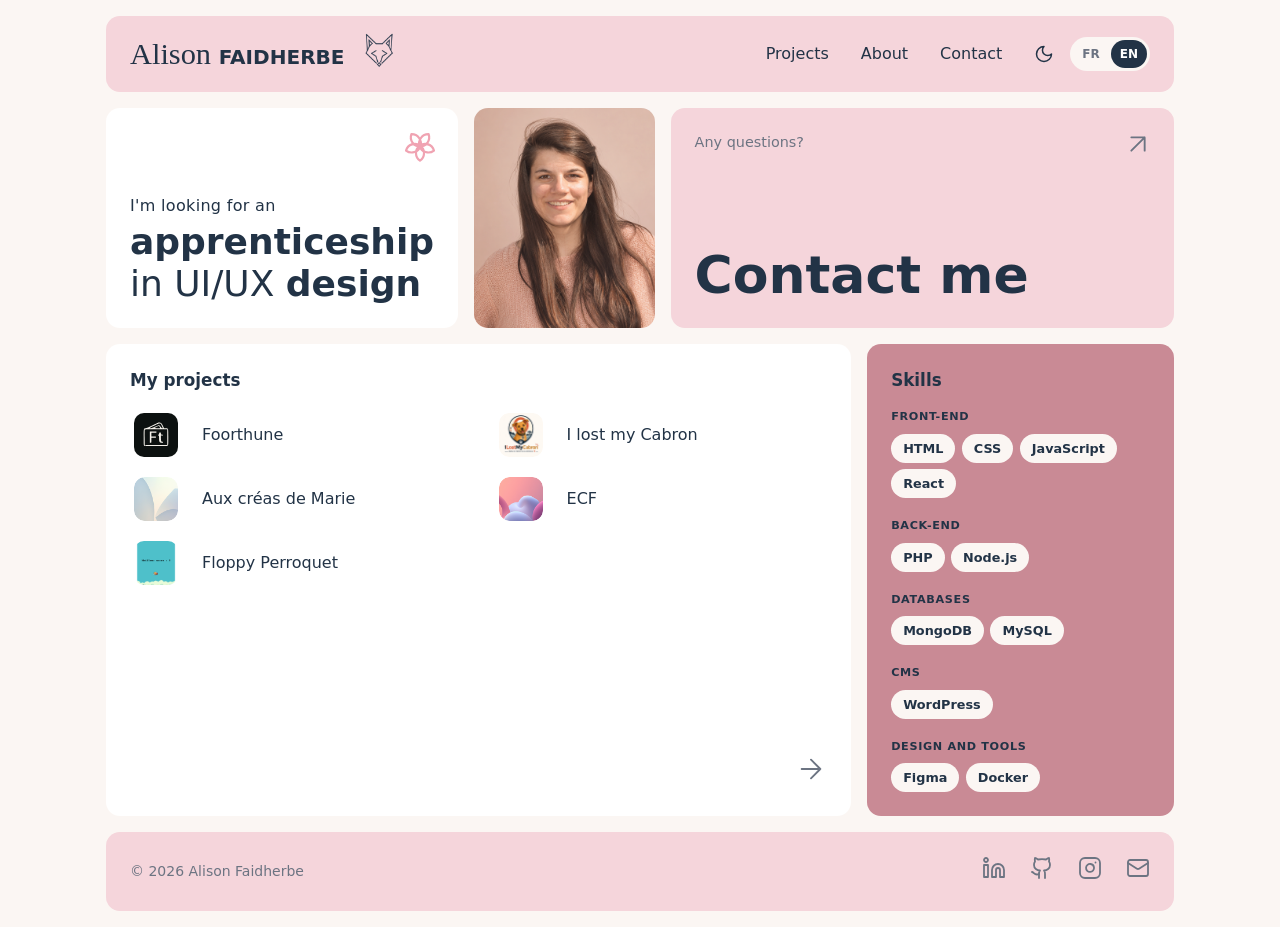
<file: index.html>
<!DOCTYPE html>
<html lang="fr">
<head>
  <meta charset="UTF-8">
  <meta http-equiv="Content-Security-Policy" content="default-src 'self'; script-src 'self'; style-src 'self' https://fonts.googleapis.com; font-src https://fonts.gstatic.com; img-src 'self'; connect-src 'none'; form-action https://formspree.io; base-uri 'self'; object-src 'none'">
  <meta name="viewport" content="width=device-width, initial-scale=1.0">
  <title data-i18n="index.titre">Alison Faidherbe · Recherche alternance UI/UX design</title>
  <meta name="description" data-i18n-attr="content:index.description" content="Portfolio d'Alison Faidherbe, développeur web en recherche d'alternance en UI/UX design.">
  <link rel="preconnect" href="https://fonts.googleapis.com">
  <link rel="preconnect" href="https://fonts.gstatic.com" crossorigin>
  <link rel="stylesheet" href="https://fonts.googleapis.com/css2?family=Allura&family=Inter:wght@400;500;600;700;800&display=swap">
  <link rel="stylesheet" href="css/style.css?v=2026-11-23-4">
  <link rel="icon" type="image/png" href="assets/images/favicon.png">
  <script src="js/theme.js?v=2026-11-23-4"></script>
  <script src="js/traductions.js?v=2026-11-23-4" defer></script>
  <script src="js/main.js?v=2026-11-23-4" defer></script>
</head>
<body>

  <header class="entete carte carte--rose">
    <a class="logo" href="index.html"><span>Alison <strong>FAIDHERBE</strong></span><img class="logo__renard" src="assets/images/logo-renard.png" alt=""></a>
    <ul class="langues" aria-label="Langue" data-i18n-attr="aria-label:langues.label">
      <li><button type="button" data-langue="fr" lang="fr" aria-pressed="true" title="Français">FR</button></li>
      <li><button type="button" data-langue="en" lang="en" aria-pressed="false" title="English">EN</button></li>
    </ul>
    <button class="burger" type="button" aria-expanded="false" aria-controls="menu" aria-label="Ouvrir le menu">
      <svg class="icone" viewBox="0 0 24 24" aria-hidden="true"><path d="M4 6h16M4 12h16M4 18h16"/></svg>
    </button>
    <nav class="menu" id="menu" aria-label="Navigation principale" data-i18n-attr="aria-label:nav.label">
      <ul>
        <li><a href="projets.html" data-i18n="nav.projets">Projets</a></li>
        <li><a href="a-propos.html" data-i18n="nav.apropos">À propos</a></li>
        <li><a href="contact.html" data-i18n="nav.contact">Contact</a></li>
        <li>
          <button class="theme" type="button" data-sombre="false">
            <svg class="icone theme__lune" viewBox="0 0 24 24" aria-hidden="true"><path d="M12 3a6 6 0 0 0 9 9 9 9 0 1 1-9-9z"/></svg>
            <svg class="icone theme__soleil" viewBox="0 0 24 24" aria-hidden="true"><circle cx="12" cy="12" r="4"/><path d="M12 2v2M12 20v2M4.9 4.9l1.4 1.4M17.7 17.7l1.4 1.4M2 12h2M20 12h2M4.9 19.1l1.4-1.4M17.7 6.3l1.4-1.4"/></svg>
            <span class="theme__texte" data-i18n="theme.sombre">Mode sombre</span>
            <span class="theme__texte" data-i18n="theme.clair">Mode clair</span>
          </button>
        </li>
      </ul>
    </nav>
  </header>

  <main class="grille-accueil">

    <section class="carte presentation">
      <svg class="icone fleur" viewBox="0 0 24 24" aria-hidden="true">
        <path d="M16.7 5.53A5 5 0 1 0 19.61 14.47A5 5 0 1 0 12 20A5 5 0 1 0 4.39 14.47A5 5 0 1 0 7.3 5.53A5 5 0 1 0 16.7 5.53Z"/>
        <path d="M12 12V9.2M12 12l2.66-.87M12 12l1.65 2.27M12 12l-1.65 2.27M12 12l-2.66-.87"/>
      </svg>
      <h1 data-i18n="accueil.h1"><span class="presentation__intro">Je recherche une</span> <strong>alternance</strong><br> UI/UX <strong>design</strong></h1>
    </section>

    <figure class="carte photo">
      <img src="assets/images/photo.png" alt="Photo d'Alison Faidherbe" data-i18n-attr="alt:photo.alt">
    </figure>

    <a class="carte carte--rose appel-contact" href="contact.html">
      <p class="accroche" data-i18n="accueil.accroche">Avez-vous des questions ?</p>
      <svg class="icone" viewBox="0 0 24 24" aria-hidden="true"><path d="M7 7h10v10M7 17 17 7"/></svg>
      <p class="appel-contact__titre" data-i18n="accueil.contact">Contactez-moi</p>
    </a>

    <section class="carte projets-apercu" aria-labelledby="titre-projets">
      <h2 id="titre-projets" data-i18n="projets.titre">Mes projets</h2>
      <ul class="liste-projets">
        <li>
          <a href="projets.html#foorthune">
            <img src="assets/images/logo-foorthune.svg" alt="">
            Foorthune
          </a>
        </li>
        <li>
          <a href="projets.html#cabron">
            <img src="assets/images/logo-cabron.png" alt="">
            I lost my Cabron
          </a>
        </li>
        <li>
          <a href="projets.html#creas-de-marie">
            <img src="assets/images/vignette-marie.png" alt="">
            Aux créas de Marie
          </a>
        </li>
        <li>
          <a href="projets.html#ecf">
            <img src="assets/images/vignette-ecf.png" alt="">
            ECF
          </a>
        </li>
        <li>
          <a href="projets.html#floppy-perroquet">
            <img src="assets/images/floppy-1.png" alt="">
            Floppy Perroquet
          </a>
        </li>
      </ul>
      <a class="lien-fleche" href="projets.html" aria-label="Voir tous mes projets" data-i18n-attr="aria-label:projets.voirTous">
        <svg class="icone" viewBox="0 0 24 24" aria-hidden="true"><path d="M5 12h14M12 5l7 7-7 7"/></svg>
      </a>
    </section>

    <section class="carte carte--vieux-rose competences" aria-labelledby="titre-competences">
      <h2 id="titre-competences" data-i18n="competences.titre">Compétences</h2>
      <ul class="groupes">
        <li>
          <h3>Front-end</h3>
          <ul class="etiquettes">
            <li>HTML</li>
            <li>CSS</li>
            <li>JavaScript</li>
            <li>React</li>
          </ul>
        </li>
        <li>
          <h3>Back-end</h3>
          <ul class="etiquettes">
            <li>PHP</li>
            <li>Node.js</li>
          </ul>
        </li>
        <li>
          <h3 data-i18n="competences.bdd">Bases de données</h3>
          <ul class="etiquettes">
            <li>MongoDB</li>
            <li>MySQL</li>
          </ul>
        </li>
        <li>
          <h3>CMS</h3>
          <ul class="etiquettes">
            <li>WordPress</li>
          </ul>
        </li>
        <li>
          <h3 data-i18n="competences.outils">Design et outils</h3>
          <ul class="etiquettes">
            <li>Figma</li>
            <li>Docker</li>
          </ul>
        </li>
      </ul>
    </section>

  </main>

  <footer class="pied carte carte--rose">
    <p>© 2026 Alison Faidherbe</p>
    <ul class="reseaux">
      <li>
        <a href="https://www.linkedin.com/in/alliiissonnee" target="_blank" rel="noopener" aria-label="LinkedIn">
          <svg class="icone" viewBox="0 0 24 24" aria-hidden="true"><path d="M16 8a6 6 0 0 1 6 6v7h-4v-7a2 2 0 0 0-4 0v7h-4v-7a6 6 0 0 1 6-6z"/><rect x="2" y="9" width="4" height="12"/><circle cx="4" cy="4" r="2"/></svg>
        </a>
      </li>
      <li>
        <a href="https://github.com/Alliiissonnee" target="_blank" rel="noopener" aria-label="GitHub">
          <svg class="icone" viewBox="0 0 24 24" aria-hidden="true"><path d="M15 22v-4a4.8 4.8 0 0 0-1-3.5c3 0 6-2 6-5.5.08-1.25-.27-2.48-1-3.5.28-1.15.28-2.35 0-3.5 0 0-1 0-3 1.5-2.64-.5-5.36-.5-8 0C6 2 5 2 5 2c-.3 1.15-.3 2.35 0 3.5A5.4 5.4 0 0 0 4 9c0 3.5 3 5.5 6 5.5-.39.49-.68 1.05-.85 1.65-.17.6-.22 1.23-.15 1.85v4"/><path d="M9 18c-4.51 2-5-2-7-2"/></svg>
        </a>
      </li>
      <li>
        <a href="https://www.instagram.com/alliissonnee/" target="_blank" rel="noopener" aria-label="Instagram">
          <svg class="icone" viewBox="0 0 24 24" aria-hidden="true"><rect x="2" y="2" width="20" height="20" rx="5"/><path d="M16 11.37A4 4 0 1 1 12.63 8 4 4 0 0 1 16 11.37z"/><path d="M17.5 6.5h.01"/></svg>
        </a>
      </li>
      <li>
        <a href="contact.html" aria-label="M'envoyer un message" data-i18n-attr="aria-label:footer.email">
          <svg class="icone" viewBox="0 0 24 24" aria-hidden="true"><rect x="2" y="4" width="20" height="16" rx="2"/><path d="m22 7-8.97 5.7a1.94 1.94 0 0 1-2.06 0L2 7"/></svg>
        </a>
      </li>
    </ul>
  </footer>

</body>
</html>
</file>
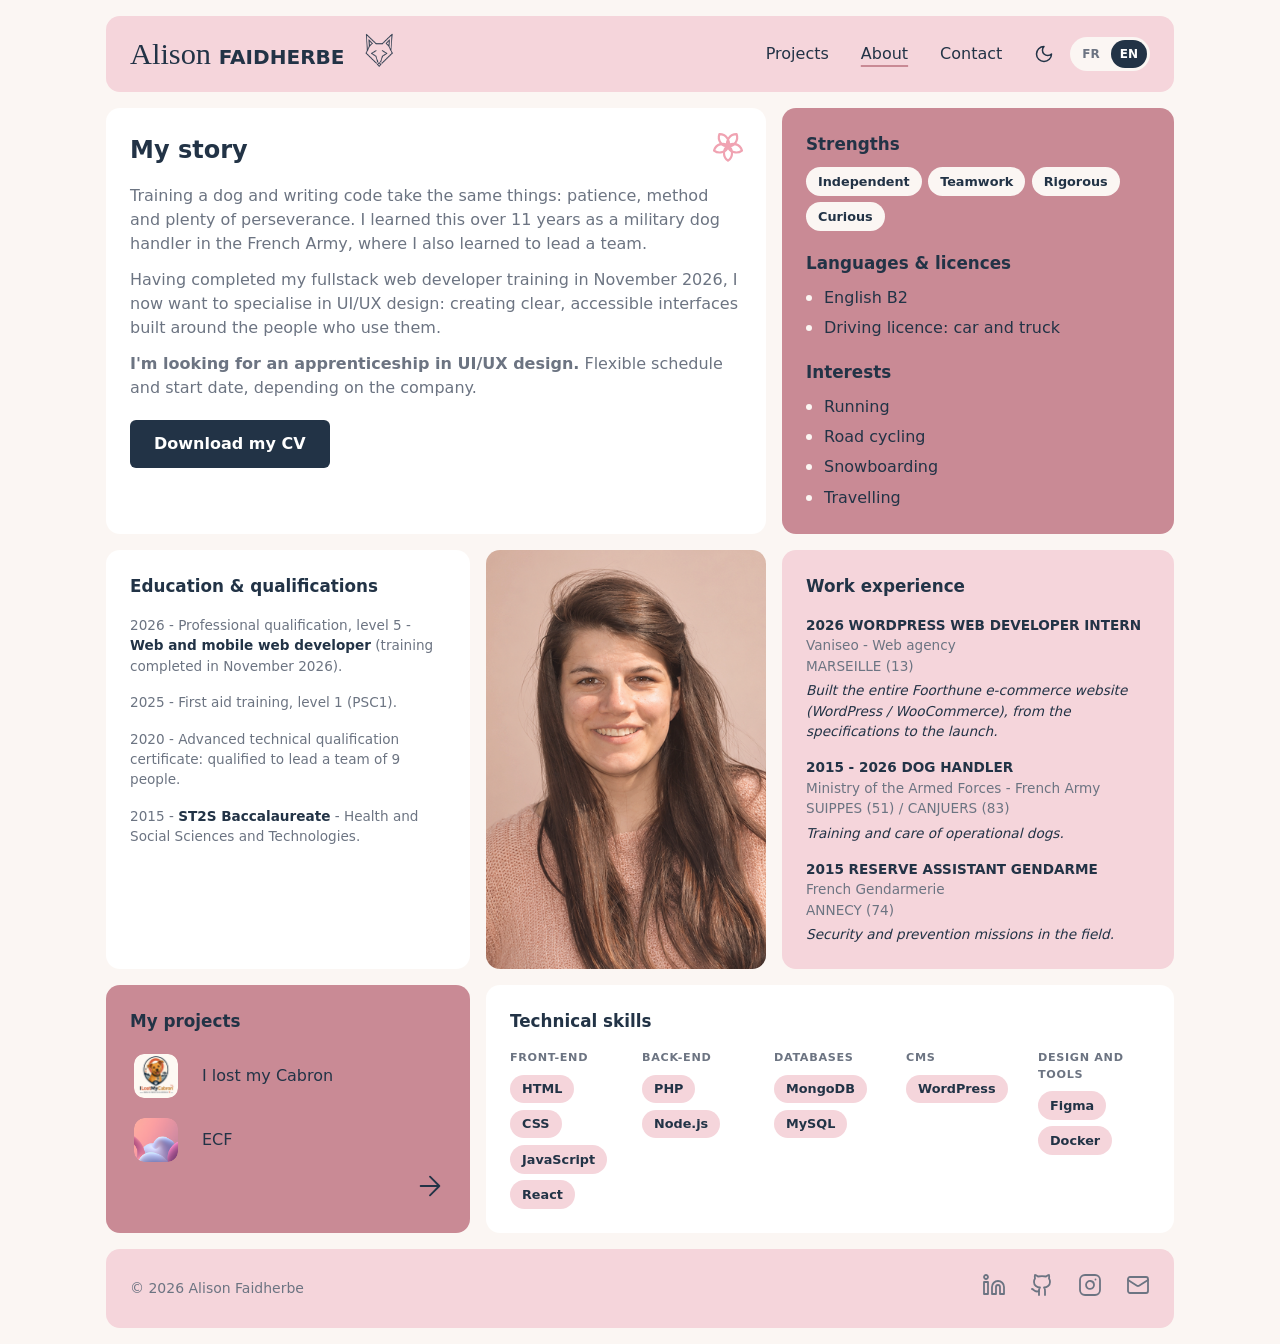
<file: a-propos.html>
<!DOCTYPE html>
<html lang="fr">
<head>
  <meta charset="UTF-8">
  <meta http-equiv="Content-Security-Policy" content="default-src 'self'; script-src 'self'; style-src 'self' https://fonts.googleapis.com; font-src https://fonts.gstatic.com; img-src 'self'; connect-src 'none'; form-action https://formspree.io; base-uri 'self'; object-src 'none'">
  <meta name="viewport" content="width=device-width, initial-scale=1.0">
  <title data-i18n="apropos.pageTitre">À propos · Alison Faidherbe</title>
  <meta name="description" data-i18n-attr="content:apropos.description" content="Parcours, formations et compétences d'Alison Faidherbe.">
  <link rel="preconnect" href="https://fonts.googleapis.com">
  <link rel="preconnect" href="https://fonts.gstatic.com" crossorigin>
  <link rel="stylesheet" href="https://fonts.googleapis.com/css2?family=Allura&family=Inter:wght@400;500;600;700;800&display=swap">
  <link rel="stylesheet" href="css/style.css?v=2026-11-23-4">
  <link rel="icon" type="image/png" href="assets/images/favicon.png">
  <script src="js/theme.js?v=2026-11-23-4"></script>
  <script src="js/traductions.js?v=2026-11-23-4" defer></script>
  <script src="js/main.js?v=2026-11-23-4" defer></script>
</head>
<body>

  <header class="entete carte carte--rose">
    <a class="logo" href="index.html"><span>Alison <strong>FAIDHERBE</strong></span><img class="logo__renard" src="assets/images/logo-renard.png" alt=""></a>
    <ul class="langues" aria-label="Langue" data-i18n-attr="aria-label:langues.label">
      <li><button type="button" data-langue="fr" lang="fr" aria-pressed="true" title="Français">FR</button></li>
      <li><button type="button" data-langue="en" lang="en" aria-pressed="false" title="English">EN</button></li>
    </ul>
    <button class="burger" type="button" aria-expanded="false" aria-controls="menu" aria-label="Ouvrir le menu">
      <svg class="icone" viewBox="0 0 24 24" aria-hidden="true"><path d="M4 6h16M4 12h16M4 18h16"/></svg>
    </button>
    <nav class="menu" id="menu" aria-label="Navigation principale" data-i18n-attr="aria-label:nav.label">
      <ul>
        <li><a href="projets.html" data-i18n="nav.projets">Projets</a></li>
        <li><a href="a-propos.html" aria-current="page" data-i18n="nav.apropos">À propos</a></li>
        <li><a href="contact.html" data-i18n="nav.contact">Contact</a></li>
        <li>
          <button class="theme" type="button" data-sombre="false">
            <svg class="icone theme__lune" viewBox="0 0 24 24" aria-hidden="true"><path d="M12 3a6 6 0 0 0 9 9 9 9 0 1 1-9-9z"/></svg>
            <svg class="icone theme__soleil" viewBox="0 0 24 24" aria-hidden="true"><circle cx="12" cy="12" r="4"/><path d="M12 2v2M12 20v2M4.9 4.9l1.4 1.4M17.7 17.7l1.4 1.4M2 12h2M20 12h2M4.9 19.1l1.4-1.4M17.7 6.3l1.4-1.4"/></svg>
            <span class="theme__texte" data-i18n="theme.sombre">Mode sombre</span>
            <span class="theme__texte" data-i18n="theme.clair">Mode clair</span>
          </button>
        </li>
      </ul>
    </nav>
  </header>

  <main class="grille-apropos">
    <h1 class="sr-only" data-i18n="apropos.h1">À propos de moi</h1>

    <section class="carte histoire" aria-labelledby="titre-histoire">
      <svg class="icone fleur" viewBox="0 0 24 24" aria-hidden="true">
        <path d="M16.7 5.53A5 5 0 1 0 19.61 14.47A5 5 0 1 0 12 20A5 5 0 1 0 4.39 14.47A5 5 0 1 0 7.3 5.53A5 5 0 1 0 16.7 5.53Z"/>
        <path d="M12 12V9.2M12 12l2.66-.87M12 12l1.65 2.27M12 12l-1.65 2.27M12 12l-2.66-.87"/>
      </svg>
      <h2 id="titre-histoire" data-i18n="histoire.titre">Mon histoire</h2>
      <p data-i18n="histoire.p1">Dresser un chien et écrire du code, ça demande la même chose : de la patience, de la méthode et beaucoup de persévérance. J'en ai fait l'expérience pendant 11 ans comme maître de chien dans l'Armée de Terre. J'ai également appris à encadrer une équipe.</p>
      <p data-i18n="histoire.p2">Après une formation de développeur web fullstack, terminée en novembre 2026, je souhaite me spécialiser en UI/UX design : concevoir des interfaces claires et accessibles, pensées pour celles et ceux qui les utilisent.</p>
      <p data-i18n="histoire.p3"><strong>Je recherche une alternance en UI/UX design.</strong> Rythme et date de début flexibles, selon l'entreprise.</p>
      <a class="bouton" href="assets/CV_Alison_Faidherbe_web.pdf?v=2026-11-23-4" download data-i18n="cv" data-i18n-attr="href:cv.lien">Télécharger mon CV</a>
    </section>

    <section class="carte carte--vieux-rose profil" aria-label="Profil" data-i18n-attr="aria-label:profil.label">
      <section aria-labelledby="titre-atouts">
        <h2 id="titre-atouts" data-i18n="atouts.titre">Atouts</h2>
        <ul class="etiquettes">
          <li data-i18n="atouts.autonome">Autonome</li>
          <li data-i18n="atouts.equipe">Travail en équipe</li>
          <li data-i18n="atouts.rigoureuse">Rigoureuse</li>
          <li data-i18n="atouts.curieuse">Curieuse</li>
        </ul>
      </section>
      <section aria-labelledby="titre-divers">
        <h2 id="titre-divers" data-i18n="divers.titre">Langues &amp; permis</h2>
        <ul class="liste-points">
          <li data-i18n="divers.anglais">Anglais B2</li>
          <li data-i18n="divers.permis">Permis B et C</li>
        </ul>
      </section>
      <section aria-labelledby="titre-interets">
        <h2 id="titre-interets" data-i18n="interets.titre">Centres d'intérêt</h2>
        <ul class="liste-points">
          <li data-i18n="interets.course">Course à pied</li>
          <li data-i18n="interets.velo">Vélo de route</li>
          <li data-i18n="interets.snowboard">Snowboard</li>
          <li data-i18n="interets.voyages">Voyages</li>
        </ul>
      </section>
    </section>

    <section class="carte formations" aria-labelledby="titre-formations">
      <h2 id="titre-formations" data-i18n="formations.titre">Formations &amp; diplômes</h2>
      <ol class="parcours">
        <li data-i18n="formation.2026"><time>2026</time> - Titre professionnel niveau 5 - <strong>Développeur web et web mobile</strong> (formation terminée en novembre 2026).</li>
        <li data-i18n="formation.2025"><time>2025</time> - Prévention Secours Civiques niveau 1.</li>
        <li data-i18n="formation.2020"><time>2020</time> - Certificat de qualification technique supérieur : permet de diriger une équipe de 9 personnes.</li>
        <li data-i18n="formation.2015"><time>2015</time> - <strong>Baccalauréat ST2S</strong> - Sciences et technologies de la Santé et du Social.</li>
      </ol>
    </section>

    <figure class="carte photo">
      <img src="assets/images/photo.png" alt="Photo d'Alison Faidherbe" data-i18n-attr="alt:photo.alt">
    </figure>

    <section class="carte carte--rose experiences" aria-labelledby="titre-experiences">
      <h2 id="titre-experiences" data-i18n="experiences.titre">Expériences professionnelles</h2>
      <ol class="parcours">
        <li>
          <article>
            <h3><time>2026</time> <span data-i18n="exp0.titre">Stagiaire développeur web WordPress</span></h3>
            <p data-i18n="exp0.lieu">Vaniseo - Agence web</p>
            <p>MARSEILLE (13)</p>
            <p class="mission" data-i18n="exp0.mission">Création complète du site e-commerce Foorthune (WordPress / WooCommerce), du cahier des charges à la mise en ligne.</p>
          </article>
        </li>
        <li>
          <article>
            <h3><time>2015 - 2026</time> <span data-i18n="exp1.titre">Maître de chien</span></h3>
            <p data-i18n="exp1.lieu">Ministère des Armées - Armée de Terre</p>
            <p>SUIPPES (51) / CANJUERS (83)</p>
            <p class="mission" data-i18n="exp1.mission">Dressage, entraînement et suivi de chiens opérationnels.</p>
          </article>
        </li>
        <li>
          <article>
            <h3><time>2015</time> <span data-i18n="exp2.titre">Gendarme adjoint de réserve</span></h3>
            <p data-i18n="exp2.lieu">Gendarmerie</p>
            <p>ANNECY (74)</p>
            <p class="mission" data-i18n="exp2.mission">Missions de sécurité et de prévention sur le terrain.</p>
          </article>
        </li>
      </ol>
    </section>

    <section class="carte carte--vieux-rose projets-apercu projets-apercu--compact" aria-labelledby="titre-projets">
      <h2 id="titre-projets" data-i18n="projets.titre">Mes projets</h2>
      <ul class="liste-projets">
        <li>
          <a href="projets.html#cabron">
            <img src="assets/images/logo-cabron.png" alt="">
            I lost my Cabron
          </a>
        </li>
        <li>
          <a href="projets.html#ecf">
            <img src="assets/images/vignette-ecf.png" alt="">
            ECF
          </a>
        </li>
      </ul>
      <a class="lien-fleche" href="projets.html" aria-label="Voir tous mes projets" data-i18n-attr="aria-label:projets.voirTous">
        <svg class="icone" viewBox="0 0 24 24" aria-hidden="true"><path d="M5 12h14M12 5l7 7-7 7"/></svg>
      </a>
    </section>

    <section class="carte competences competences--detail" aria-labelledby="titre-competences">
      <h2 id="titre-competences" data-i18n="competences.technique">Compétences techniques</h2>
      <ul class="groupes">
        <li>
          <h3>Front-end</h3>
          <ul class="etiquettes">
            <li>HTML</li>
            <li>CSS</li>
            <li>JavaScript</li>
            <li>React</li>
          </ul>
        </li>
        <li>
          <h3>Back-end</h3>
          <ul class="etiquettes">
            <li>PHP</li>
            <li>Node.js</li>
          </ul>
        </li>
        <li>
          <h3 data-i18n="competences.bdd">Bases de données</h3>
          <ul class="etiquettes">
            <li>MongoDB</li>
            <li>MySQL</li>
          </ul>
        </li>
        <li>
          <h3>CMS</h3>
          <ul class="etiquettes">
            <li>WordPress</li>
          </ul>
        </li>
        <li>
          <h3 data-i18n="competences.outils">Design et outils</h3>
          <ul class="etiquettes">
            <li>Figma</li>
            <li>Docker</li>
          </ul>
        </li>
      </ul>
    </section>

  </main>

  <footer class="pied carte carte--rose">
    <p>© 2026 Alison Faidherbe</p>
    <ul class="reseaux">
      <li>
        <a href="https://www.linkedin.com/in/alliiissonnee" target="_blank" rel="noopener" aria-label="LinkedIn">
          <svg class="icone" viewBox="0 0 24 24" aria-hidden="true"><path d="M16 8a6 6 0 0 1 6 6v7h-4v-7a2 2 0 0 0-4 0v7h-4v-7a6 6 0 0 1 6-6z"/><rect x="2" y="9" width="4" height="12"/><circle cx="4" cy="4" r="2"/></svg>
        </a>
      </li>
      <li>
        <a href="https://github.com/Alliiissonnee" target="_blank" rel="noopener" aria-label="GitHub">
          <svg class="icone" viewBox="0 0 24 24" aria-hidden="true"><path d="M15 22v-4a4.8 4.8 0 0 0-1-3.5c3 0 6-2 6-5.5.08-1.25-.27-2.48-1-3.5.28-1.15.28-2.35 0-3.5 0 0-1 0-3 1.5-2.64-.5-5.36-.5-8 0C6 2 5 2 5 2c-.3 1.15-.3 2.35 0 3.5A5.4 5.4 0 0 0 4 9c0 3.5 3 5.5 6 5.5-.39.49-.68 1.05-.85 1.65-.17.6-.22 1.23-.15 1.85v4"/><path d="M9 18c-4.51 2-5-2-7-2"/></svg>
        </a>
      </li>
      <li>
        <a href="https://www.instagram.com/alliissonnee/" target="_blank" rel="noopener" aria-label="Instagram">
          <svg class="icone" viewBox="0 0 24 24" aria-hidden="true"><rect x="2" y="2" width="20" height="20" rx="5"/><path d="M16 11.37A4 4 0 1 1 12.63 8 4 4 0 0 1 16 11.37z"/><path d="M17.5 6.5h.01"/></svg>
        </a>
      </li>
      <li>
        <a href="contact.html" aria-label="M'envoyer un message" data-i18n-attr="aria-label:footer.email">
          <svg class="icone" viewBox="0 0 24 24" aria-hidden="true"><rect x="2" y="4" width="20" height="16" rx="2"/><path d="m22 7-8.97 5.7a1.94 1.94 0 0 1-2.06 0L2 7"/></svg>
        </a>
      </li>
    </ul>
  </footer>

</body>
</html>
</file>
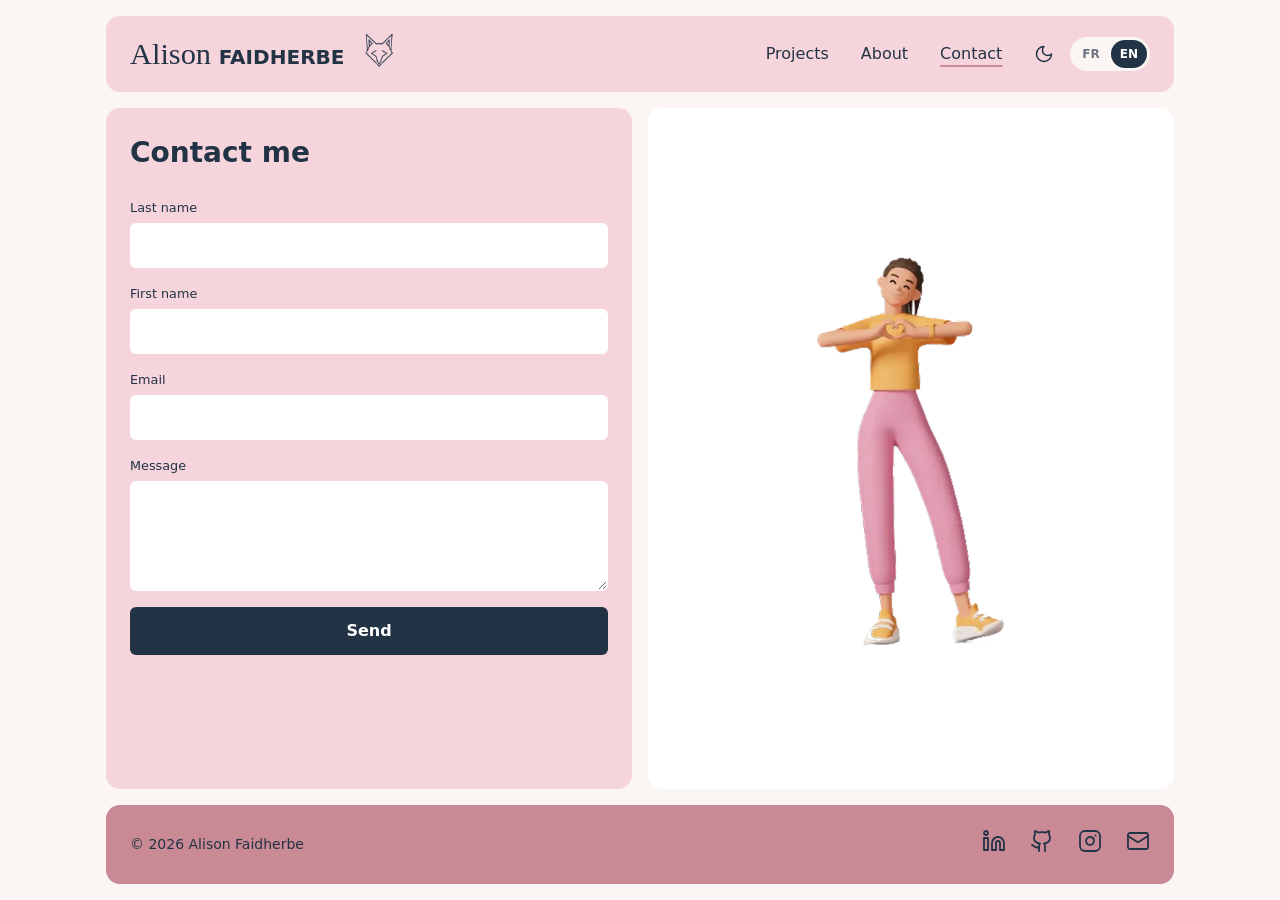
<file: contact.html>
<!DOCTYPE html>
<html lang="fr">
<head>
  <meta charset="UTF-8">
  <meta http-equiv="Content-Security-Policy" content="default-src 'self'; script-src 'self'; style-src 'self' https://fonts.googleapis.com; font-src https://fonts.gstatic.com; img-src 'self'; connect-src 'none'; form-action https://formspree.io; base-uri 'self'; object-src 'none'">
  <meta name="viewport" content="width=device-width, initial-scale=1.0">
  <title data-i18n="contact.pageTitre">Contact · Alison Faidherbe</title>
  <meta name="description" data-i18n-attr="content:contact.description" content="Contacter Alison Faidherbe, développeur web en recherche d'alternance en UI/UX design.">
  <link rel="preconnect" href="https://fonts.googleapis.com">
  <link rel="preconnect" href="https://fonts.gstatic.com" crossorigin>
  <link rel="stylesheet" href="https://fonts.googleapis.com/css2?family=Allura&family=Inter:wght@400;500;600;700;800&display=swap">
  <link rel="stylesheet" href="css/style.css?v=2026-11-23-4">
  <link rel="icon" type="image/png" href="assets/images/favicon.png">
  <script src="js/theme.js?v=2026-11-23-4"></script>
  <script src="js/traductions.js?v=2026-11-23-4" defer></script>
  <script src="js/main.js?v=2026-11-23-4" defer></script>
</head>
<body>

  <header class="entete carte carte--rose">
    <a class="logo" href="index.html"><span>Alison <strong>FAIDHERBE</strong></span><img class="logo__renard" src="assets/images/logo-renard.png" alt=""></a>
    <ul class="langues" aria-label="Langue" data-i18n-attr="aria-label:langues.label">
      <li><button type="button" data-langue="fr" lang="fr" aria-pressed="true" title="Français">FR</button></li>
      <li><button type="button" data-langue="en" lang="en" aria-pressed="false" title="English">EN</button></li>
    </ul>
    <button class="burger" type="button" aria-expanded="false" aria-controls="menu" aria-label="Ouvrir le menu">
      <svg class="icone" viewBox="0 0 24 24" aria-hidden="true"><path d="M4 6h16M4 12h16M4 18h16"/></svg>
    </button>
    <nav class="menu" id="menu" aria-label="Navigation principale" data-i18n-attr="aria-label:nav.label">
      <ul>
        <li><a href="projets.html" data-i18n="nav.projets">Projets</a></li>
        <li><a href="a-propos.html" data-i18n="nav.apropos">À propos</a></li>
        <li><a href="contact.html" aria-current="page" data-i18n="nav.contact">Contact</a></li>
        <li>
          <button class="theme" type="button" data-sombre="false">
            <svg class="icone theme__lune" viewBox="0 0 24 24" aria-hidden="true"><path d="M12 3a6 6 0 0 0 9 9 9 9 0 1 1-9-9z"/></svg>
            <svg class="icone theme__soleil" viewBox="0 0 24 24" aria-hidden="true"><circle cx="12" cy="12" r="4"/><path d="M12 2v2M12 20v2M4.9 4.9l1.4 1.4M17.7 17.7l1.4 1.4M2 12h2M20 12h2M4.9 19.1l1.4-1.4M17.7 6.3l1.4-1.4"/></svg>
            <span class="theme__texte" data-i18n="theme.sombre">Mode sombre</span>
            <span class="theme__texte" data-i18n="theme.clair">Mode clair</span>
          </button>
        </li>
      </ul>
    </nav>
  </header>

  <main class="page-contact">

    <section class="carte carte--rose formulaire-contact">
      <h1 data-i18n="accueil.contact">Contactez-moi</h1>
      <form action="https://formspree.io/f/maenbekq" method="POST">
        <p>
          <label for="nom" data-i18n="form.nom">Nom</label>
          <input type="text" id="nom" name="nom" autocomplete="family-name" required>
        </p>
        <p>
          <label for="prenom" data-i18n="form.prenom">Prénom</label>
          <input type="text" id="prenom" name="prenom" autocomplete="given-name" required>
        </p>
        <p>
          <label for="email" data-i18n="form.email">Email</label>
          <input type="email" id="email" name="email" autocomplete="email" required>
        </p>
        <p>
          <label for="message" data-i18n="form.message">Message</label>
          <textarea id="message" name="message" required></textarea>
        </p>
        <!-- Piège anti-spam : invisible pour les visiteurs, Formspree rejette les envois qui le remplissent -->
        <input class="piege" type="text" name="_gotcha" tabindex="-1" autocomplete="off" aria-hidden="true">
        <button class="bouton" type="submit" data-i18n="form.envoyer">Envoyer</button>
      </form>
    </section>

    <figure class="carte illustration">
      <img src="assets/images/illustration-contact.png" alt="">
    </figure>

  </main>

  <footer class="pied carte carte--vieux-rose">
    <p>© 2026 Alison Faidherbe</p>
    <ul class="reseaux">
      <li>
        <a href="https://www.linkedin.com/in/alliiissonnee" target="_blank" rel="noopener" aria-label="LinkedIn">
          <svg class="icone" viewBox="0 0 24 24" aria-hidden="true"><path d="M16 8a6 6 0 0 1 6 6v7h-4v-7a2 2 0 0 0-4 0v7h-4v-7a6 6 0 0 1 6-6z"/><rect x="2" y="9" width="4" height="12"/><circle cx="4" cy="4" r="2"/></svg>
        </a>
      </li>
      <li>
        <a href="https://github.com/Alliiissonnee" target="_blank" rel="noopener" aria-label="GitHub">
          <svg class="icone" viewBox="0 0 24 24" aria-hidden="true"><path d="M15 22v-4a4.8 4.8 0 0 0-1-3.5c3 0 6-2 6-5.5.08-1.25-.27-2.48-1-3.5.28-1.15.28-2.35 0-3.5 0 0-1 0-3 1.5-2.64-.5-5.36-.5-8 0C6 2 5 2 5 2c-.3 1.15-.3 2.35 0 3.5A5.4 5.4 0 0 0 4 9c0 3.5 3 5.5 6 5.5-.39.49-.68 1.05-.85 1.65-.17.6-.22 1.23-.15 1.85v4"/><path d="M9 18c-4.51 2-5-2-7-2"/></svg>
        </a>
      </li>
      <li>
        <a href="https://www.instagram.com/alliissonnee/" target="_blank" rel="noopener" aria-label="Instagram">
          <svg class="icone" viewBox="0 0 24 24" aria-hidden="true"><rect x="2" y="2" width="20" height="20" rx="5"/><path d="M16 11.37A4 4 0 1 1 12.63 8 4 4 0 0 1 16 11.37z"/><path d="M17.5 6.5h.01"/></svg>
        </a>
      </li>
      <li>
        <a href="contact.html" aria-label="M'envoyer un message" data-i18n-attr="aria-label:footer.email">
          <svg class="icone" viewBox="0 0 24 24" aria-hidden="true"><rect x="2" y="4" width="20" height="16" rx="2"/><path d="m22 7-8.97 5.7a1.94 1.94 0 0 1-2.06 0L2 7"/></svg>
        </a>
      </li>
    </ul>
  </footer>

</body>
</html>
</file>
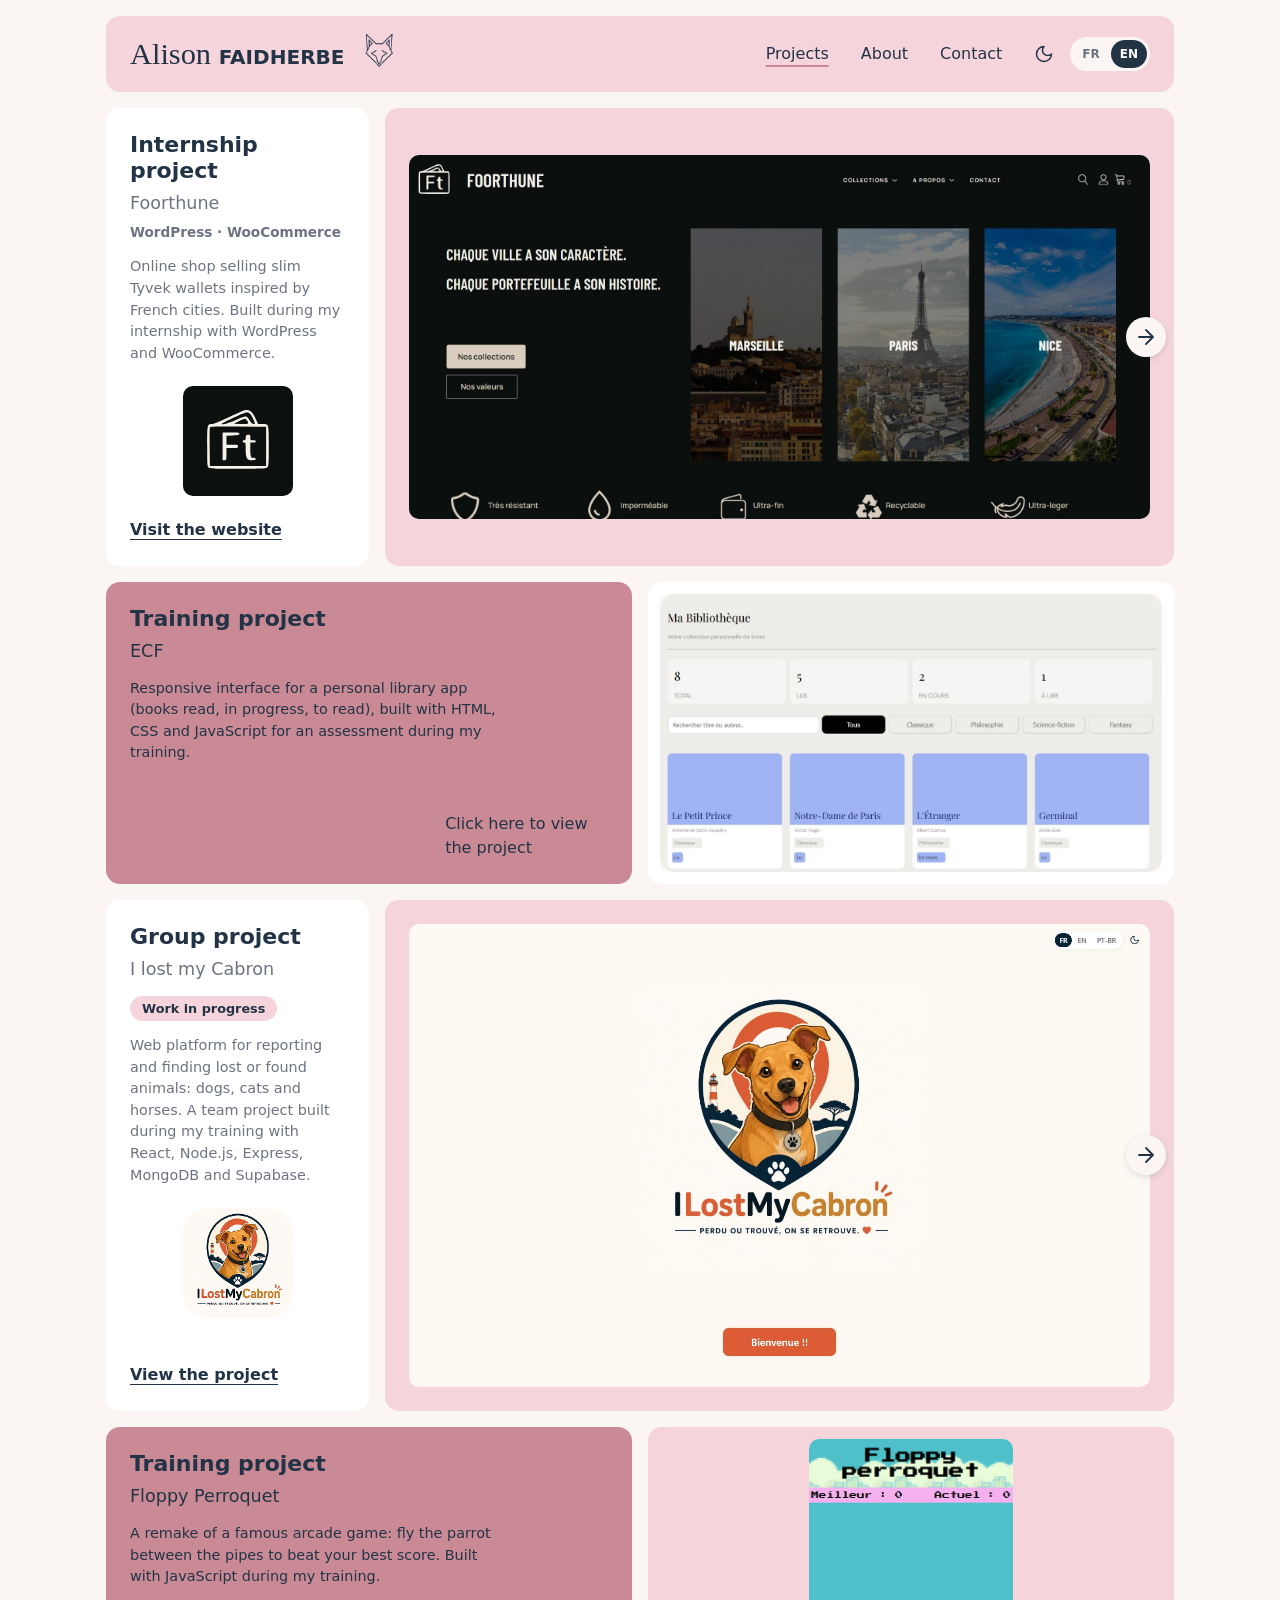
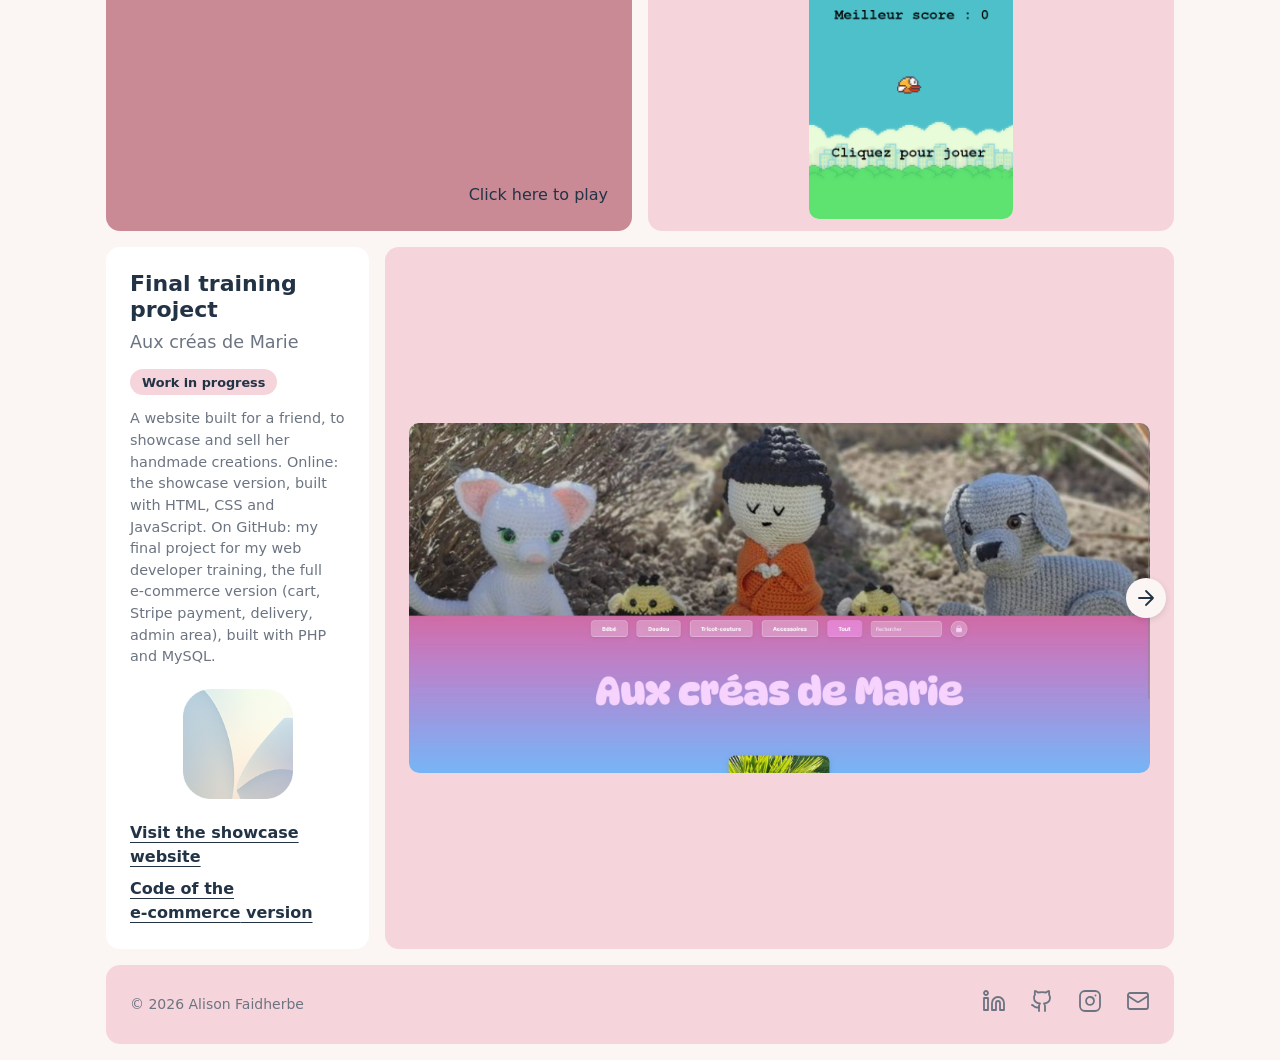
<file: projets.html>
<!DOCTYPE html>
<html lang="fr">
<head>
  <meta charset="UTF-8">
  <meta http-equiv="Content-Security-Policy" content="default-src 'self'; script-src 'self'; style-src 'self' https://fonts.googleapis.com; font-src https://fonts.gstatic.com; img-src 'self'; connect-src 'none'; form-action https://formspree.io; base-uri 'self'; object-src 'none'">
  <meta name="viewport" content="width=device-width, initial-scale=1.0">
  <title data-i18n="projets.pageTitre">Projets · Alison Faidherbe</title>
  <meta name="description" data-i18n-attr="content:projets.description" content="Les projets web réalisés par Alison Faidherbe.">
  <link rel="preconnect" href="https://fonts.googleapis.com">
  <link rel="preconnect" href="https://fonts.gstatic.com" crossorigin>
  <link rel="stylesheet" href="https://fonts.googleapis.com/css2?family=Allura&family=Inter:wght@400;500;600;700;800&display=swap">
  <link rel="stylesheet" href="css/style.css?v=2026-11-23-4">
  <link rel="icon" type="image/png" href="assets/images/favicon.png">
  <script src="js/theme.js?v=2026-11-23-4"></script>
  <script src="js/traductions.js?v=2026-11-23-4" defer></script>
  <script src="js/main.js?v=2026-11-23-4" defer></script>
</head>
<body>

  <header class="entete carte carte--rose">
    <a class="logo" href="index.html"><span>Alison <strong>FAIDHERBE</strong></span><img class="logo__renard" src="assets/images/logo-renard.png" alt=""></a>
    <ul class="langues" aria-label="Langue" data-i18n-attr="aria-label:langues.label">
      <li><button type="button" data-langue="fr" lang="fr" aria-pressed="true" title="Français">FR</button></li>
      <li><button type="button" data-langue="en" lang="en" aria-pressed="false" title="English">EN</button></li>
    </ul>
    <button class="burger" type="button" aria-expanded="false" aria-controls="menu" aria-label="Ouvrir le menu">
      <svg class="icone" viewBox="0 0 24 24" aria-hidden="true"><path d="M4 6h16M4 12h16M4 18h16"/></svg>
    </button>
    <nav class="menu" id="menu" aria-label="Navigation principale" data-i18n-attr="aria-label:nav.label">
      <ul>
        <li><a href="projets.html" aria-current="page" data-i18n="nav.projets">Projets</a></li>
        <li><a href="a-propos.html" data-i18n="nav.apropos">À propos</a></li>
        <li><a href="contact.html" data-i18n="nav.contact">Contact</a></li>
        <li>
          <button class="theme" type="button" data-sombre="false">
            <svg class="icone theme__lune" viewBox="0 0 24 24" aria-hidden="true"><path d="M12 3a6 6 0 0 0 9 9 9 9 0 1 1-9-9z"/></svg>
            <svg class="icone theme__soleil" viewBox="0 0 24 24" aria-hidden="true"><circle cx="12" cy="12" r="4"/><path d="M12 2v2M12 20v2M4.9 4.9l1.4 1.4M17.7 17.7l1.4 1.4M2 12h2M20 12h2M4.9 19.1l1.4-1.4M17.7 6.3l1.4-1.4"/></svg>
            <span class="theme__texte" data-i18n="theme.sombre">Mode sombre</span>
            <span class="theme__texte" data-i18n="theme.clair">Mode clair</span>
          </button>
        </li>
      </ul>
    </nav>
  </header>

  <main class="page-projets">
    <h1 class="sr-only" data-i18n="projets.titre">Mes projets</h1>
    <article class="projet" id="foorthune">
      <header class="carte projet__infos">
        <p class="projet__type" data-i18n="projet.stage">Projet de stage</p>
        <h2>Foorthune</h2>
        <p class="projet__techno">WordPress · WooCommerce</p>
        <p class="projet__description" data-i18n="desc.foorthune">Boutique en ligne de portefeuilles fins en Tyvek, inspirés des villes françaises. Réalisée pendant mon stage avec WordPress et WooCommerce.</p>
        <img class="projet__logo" src="assets/images/logo-foorthune.svg" alt="Logo Foorthune" data-i18n-attr="alt:foorthune.logo">
        <a class="projet__lien" href="https://foorthune.com/" target="_blank" rel="noopener" data-i18n="projet.voirSite">Voir le site</a>
      </header>
      <div class="carrousel">
        <ul class="carte carte--rose projet__galerie" aria-label="Captures d'écran de Foorthune" data-i18n-attr="aria-label:foorthune.galerie">
          <li><img src="assets/images/foorthune-1.jpg" alt="Page d'accueil de Foorthune avec les collections Marseille, Paris et Nice" data-i18n-attr="alt:foorthune.accueil"></li>
          <li><img src="assets/images/foorthune-2.jpg" alt="Portefeuilles de la collection Marseille en vente sur Foorthune" data-i18n-attr="alt:foorthune.produits"></li>
          <li><img src="assets/images/foorthune-3.jpg" alt="Page Le Tyvek de Foorthune, qui présente la matière des portefeuilles" data-i18n-attr="alt:foorthune.tyvek"></li>
          <li><img src="assets/images/foorthune-4.jpg" alt="Page de la collection Marseille sur Foorthune" data-i18n-attr="alt:foorthune.collection"></li>
        </ul>
        <button class="carrousel__fleche carrousel__fleche--precedent" type="button" disabled aria-label="Capture précédente" data-i18n-attr="aria-label:galerie.precedent">
          <svg class="icone" viewBox="0 0 24 24" aria-hidden="true"><path d="M19 12H5M12 19l-7-7 7-7"/></svg>
        </button>
        <button class="carrousel__fleche carrousel__fleche--suivant" type="button" aria-label="Capture suivante" data-i18n-attr="aria-label:galerie.suivant">
          <svg class="icone" viewBox="0 0 24 24" aria-hidden="true"><path d="M5 12h14M12 5l7 7-7 7"/></svg>
        </button>
      </div>
    </article>

    <article class="projet projet--inverse" id="ecf">
      <header class="carte carte--vieux-rose projet__infos">
        <p class="projet__type" data-i18n="projet.formation">Projet de formation</p>
        <h2>ECF</h2>
        <p class="projet__description" data-i18n="desc.ecf">Interface responsive d'une application de bibliothèque personnelle (livres lus, en cours, à lire), réalisée en HTML, CSS et JavaScript pour une évaluation de ma formation.</p>
        <a class="projet__lien" href="https://github.com/Alliiissonnee/ECF" target="_blank" rel="noopener" data-i18n="projet.visualiser">Cliquez ici pour visualiser le projet</a>
      </header>
      <figure class="carte projet__apercu">
        <img src="assets/images/bibliotheque.png" alt="Capture d'écran de l'ECF : application Ma Bibliothèque" data-i18n-attr="alt:ecf.capture">
      </figure>
    </article>

    <article class="projet" id="cabron">
      <header class="carte projet__infos">
        <p class="projet__type" data-i18n="projet.groupe">Projet de groupe</p>
        <h2>I lost my Cabron</h2>
        <p class="projet__statut" data-i18n="projet.enCours">Projet en cours</p>
        <p class="projet__description" data-i18n="desc.cabron">Plateforme web pour signaler et retrouver les animaux perdus ou trouvés : chiens, chats et équidés. Projet d'équipe réalisé pendant ma formation, en React, Node.js, Express, MongoDB et Supabase.</p>
        <img class="projet__logo" src="assets/images/logo-cabron.png" alt="Logo I lost my Cabron" data-i18n-attr="alt:cabron.logo">
        <a class="projet__lien" href="https://github.com/wall966/iLostMyCabron" target="_blank" rel="noopener" data-i18n="projet.voir">Voir le projet</a>
      </header>
      <div class="carrousel">
        <ul class="carte carte--rose projet__galerie" aria-label="Captures d'écran de I lost my Cabron" data-i18n-attr="aria-label:cabron.galerie">
          <li><img src="assets/images/cabron-1.jpg" alt="Page d'accueil de I lost my Cabron" data-i18n-attr="alt:cabron.accueil"></li>
          <li><img src="assets/images/cabron-2.jpg" alt="Liste des animaux perdus et trouvés sur I lost my Cabron" data-i18n-attr="alt:cabron.annonces"></li>
          <li><img src="assets/images/cabron-3.jpg" alt="Annonces de I lost my Cabron en mode sombre" data-i18n-attr="alt:cabron.sombre"></li>
          <li><img src="assets/images/cabron-4.jpg" alt="I lost my Cabron en portugais du Brésil, avec la description d'une annonce traduite automatiquement" data-i18n-attr="alt:cabron.portugais"></li>
          <li><img src="assets/images/cabron-5.jpg" alt="Page de connexion de I lost my Cabron, en mode sombre, avec connexion Google" data-i18n-attr="alt:cabron.connexion"></li>
          <li><img src="assets/images/cabron-6.jpg" alt="Espace utilisateur de I lost my Cabron : profil et annonces publiées" data-i18n-attr="alt:cabron.compte"></li>
        </ul>
          <button class="carrousel__fleche carrousel__fleche--precedent" type="button" disabled aria-label="Capture précédente" data-i18n-attr="aria-label:galerie.precedent">
          <svg class="icone" viewBox="0 0 24 24" aria-hidden="true"><path d="M19 12H5M12 19l-7-7 7-7"/></svg>
        </button>
        <button class="carrousel__fleche carrousel__fleche--suivant" type="button" aria-label="Capture suivante" data-i18n-attr="aria-label:galerie.suivant">
          <svg class="icone" viewBox="0 0 24 24" aria-hidden="true"><path d="M5 12h14M12 5l7 7-7 7"/></svg>
        </button>
      </div>
    </article>

    <article class="projet projet--inverse" id="floppy-perroquet">
      <header class="carte carte--vieux-rose projet__infos">
        <p class="projet__type" data-i18n="projet.formation">Projet de formation</p>
        <h2>Floppy Perroquet</h2>
        <p class="projet__description" data-i18n="desc.floppy">Reproduction d'un célèbre jeu d'arcade : faites voler le perroquet entre les tuyaux pour battre votre meilleur score. Développé en JavaScript pendant ma formation.</p>
        <a class="projet__lien" href="https://alliiissonnee.github.io/Floppy-Perroquet-/" target="_blank" rel="noopener" data-i18n="projet.jouer">Cliquez ici pour jouer</a>
      </header>
      <figure class="carte projet__apercu projet__apercu--portrait">
        <img src="assets/images/floppy-1.png" alt="Écran d'accueil du jeu Floppy Perroquet" data-i18n-attr="alt:floppy.capture">
      </figure>
    </article>

    <article class="projet" id="creas-de-marie">
      <header class="carte projet__infos">
        <p class="projet__type" data-i18n="projet.finFormation">Projet de fin de formation</p>
        <h2>Aux créas de Marie</h2>
        <p class="projet__statut" data-i18n="projet.enCours">Projet en cours</p>
        <p class="projet__description" data-i18n="desc.marie">Site réalisé pour une amie, pour présenter et vendre ses créations faites main. En ligne, la version vitrine, en HTML, CSS et JavaScript. Sur GitHub, mon projet de fin de formation DWWM : la version <span class="insecable">e-commerce</span> complète (panier, paiement Stripe, livraison, espace d'administration), en PHP et MySQL.</p>
        <img class="projet__logo" src="assets/images/vignette-marie.png" alt="">
        <p class="projet__liens">
          <a class="projet__lien" href="https://auxcreasdemarie.fr/" target="_blank" rel="noopener" data-i18n="projet.voirVitrine">Voir le site vitrine</a>
          <a class="projet__lien" href="https://github.com/Alliiissonnee/Aux-cr-as-de-Marie" target="_blank" rel="noopener" data-i18n="projet.voirEcommerce">Code de la version <span class="insecable">e-commerce</span></a>
        </p>
      </header>
      <div class="carrousel">
        <ul class="carte carte--rose projet__galerie" aria-label="Captures d'écran de Aux créas de Marie" data-i18n-attr="aria-label:marie.galerie">
          <li><img src="assets/images/marie-1.jpg" alt="Page d'accueil de Aux créas de Marie, avec ses créations au crochet" data-i18n-attr="alt:marie.accueil"></li>
          <li><img src="assets/images/marie-3.jpg" alt="Galerie des créations en vente sur la version e-commerce d'Aux créas de Marie" data-i18n-attr="alt:marie.galerieCreations"></li>
          <li><img src="assets/images/marie-4.jpg" alt="Panier de la version e-commerce d'Aux créas de Marie, avec les quantités et le total" data-i18n-attr="alt:marie.panier"></li>
          <li><img src="assets/images/marie-5.jpg" alt="Formulaire de commande d'Aux créas de Marie, avec le choix de la livraison (données de démonstration)" data-i18n-attr="alt:marie.commande"></li>
          <li><img src="assets/images/marie-2.jpg" alt="Page de connexion à l'espace d'administration de la version e-commerce d'Aux créas de Marie" data-i18n-attr="alt:marie.connexion"></li>
          <li><img src="assets/images/marie-6.jpg" alt="Statistiques des ventes dans l'espace d'administration d'Aux créas de Marie (données de démonstration)" data-i18n-attr="alt:marie.statistiques"></li>
        </ul>
          <button class="carrousel__fleche carrousel__fleche--precedent" type="button" disabled aria-label="Capture précédente" data-i18n-attr="aria-label:galerie.precedent">
          <svg class="icone" viewBox="0 0 24 24" aria-hidden="true"><path d="M19 12H5M12 19l-7-7 7-7"/></svg>
        </button>
        <button class="carrousel__fleche carrousel__fleche--suivant" type="button" aria-label="Capture suivante" data-i18n-attr="aria-label:galerie.suivant">
          <svg class="icone" viewBox="0 0 24 24" aria-hidden="true"><path d="M5 12h14M12 5l7 7-7 7"/></svg>
        </button>
      </div>
    </article>

  </main>

  <footer class="pied carte carte--rose">
    <p>© 2026 Alison Faidherbe</p>
    <ul class="reseaux">
      <li>
        <a href="https://www.linkedin.com/in/alliiissonnee" target="_blank" rel="noopener" aria-label="LinkedIn">
          <svg class="icone" viewBox="0 0 24 24" aria-hidden="true"><path d="M16 8a6 6 0 0 1 6 6v7h-4v-7a2 2 0 0 0-4 0v7h-4v-7a6 6 0 0 1 6-6z"/><rect x="2" y="9" width="4" height="12"/><circle cx="4" cy="4" r="2"/></svg>
        </a>
      </li>
      <li>
        <a href="https://github.com/Alliiissonnee" target="_blank" rel="noopener" aria-label="GitHub">
          <svg class="icone" viewBox="0 0 24 24" aria-hidden="true"><path d="M15 22v-4a4.8 4.8 0 0 0-1-3.5c3 0 6-2 6-5.5.08-1.25-.27-2.48-1-3.5.28-1.15.28-2.35 0-3.5 0 0-1 0-3 1.5-2.64-.5-5.36-.5-8 0C6 2 5 2 5 2c-.3 1.15-.3 2.35 0 3.5A5.4 5.4 0 0 0 4 9c0 3.5 3 5.5 6 5.5-.39.49-.68 1.05-.85 1.65-.17.6-.22 1.23-.15 1.85v4"/><path d="M9 18c-4.51 2-5-2-7-2"/></svg>
        </a>
      </li>
      <li>
        <a href="https://www.instagram.com/alliissonnee/" target="_blank" rel="noopener" aria-label="Instagram">
          <svg class="icone" viewBox="0 0 24 24" aria-hidden="true"><rect x="2" y="2" width="20" height="20" rx="5"/><path d="M16 11.37A4 4 0 1 1 12.63 8 4 4 0 0 1 16 11.37z"/><path d="M17.5 6.5h.01"/></svg>
        </a>
      </li>
      <li>
        <a href="contact.html" aria-label="M'envoyer un message" data-i18n-attr="aria-label:footer.email">
          <svg class="icone" viewBox="0 0 24 24" aria-hidden="true"><rect x="2" y="4" width="20" height="16" rx="2"/><path d="m22 7-8.97 5.7a1.94 1.94 0 0 1-2.06 0L2 7"/></svg>
        </a>
      </li>
    </ul>
  </footer>

</body>
</html>
</file>
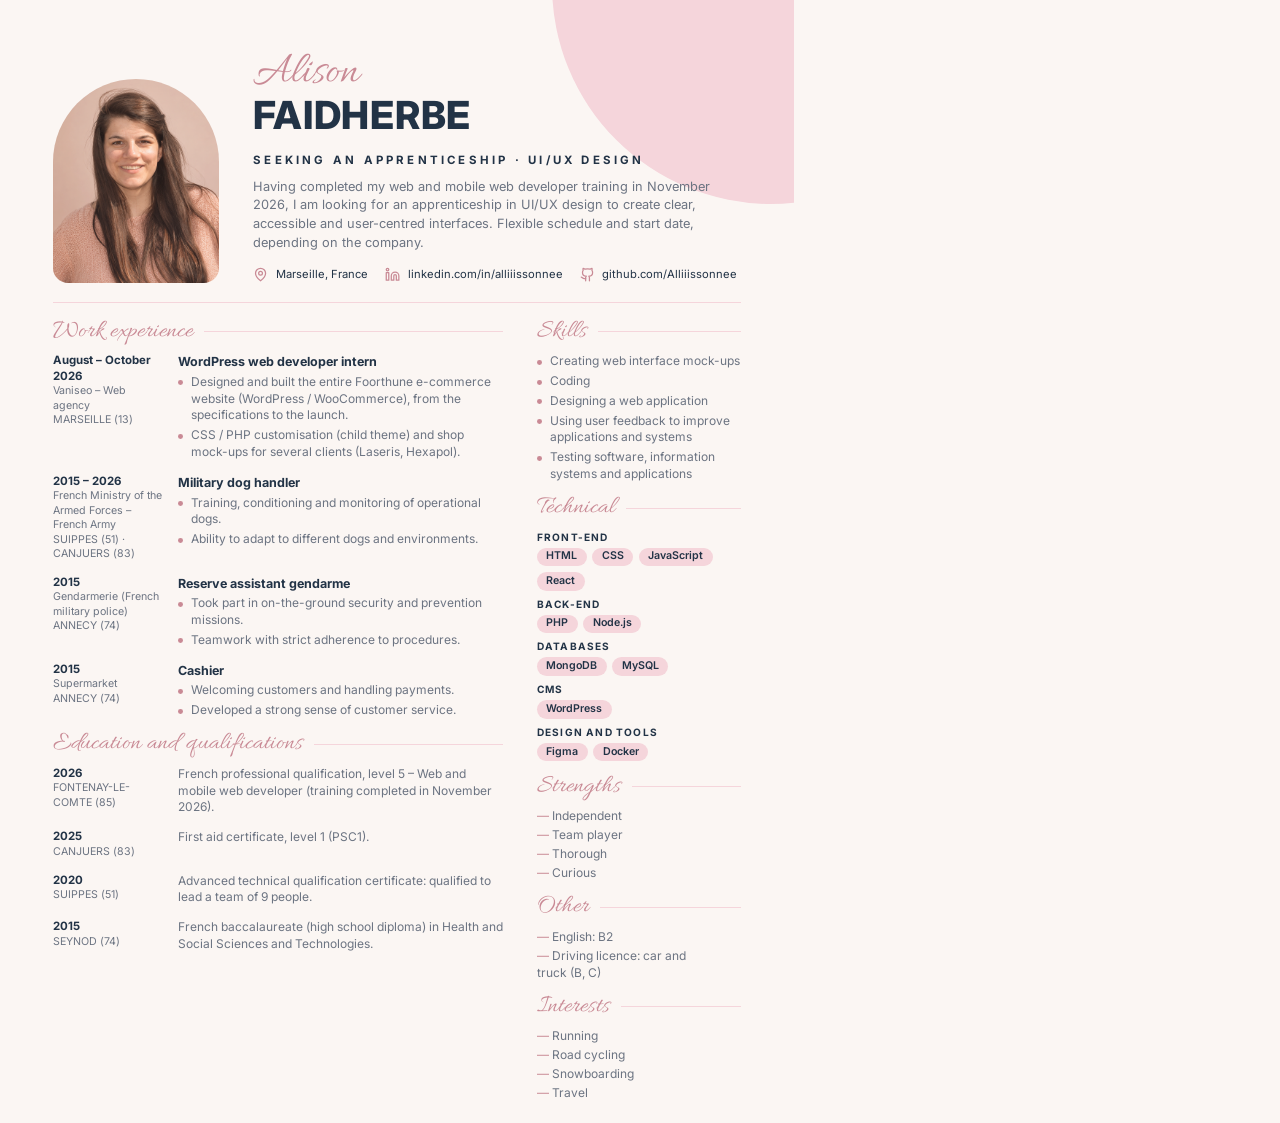
<file: cv/cv-en.html>
<!DOCTYPE html>
<html lang="en">
<head>
  <meta charset="UTF-8">
  <title>Resume · Alison Faidherbe</title>
  <!-- Fichier généré par cv/generer-cv.js : modifier le modèle, pas ce fichier.
       Le PDF est imprimé depuis cette page : assets/CV_Alison_Faidherbe_web_en.pdf -->
  <link rel="preconnect" href="https://fonts.googleapis.com">
  <link rel="preconnect" href="https://fonts.gstatic.com" crossorigin>
  <link rel="stylesheet" href="https://fonts.googleapis.com/css2?family=Allura&family=Inter:wght@400;500;600;700;800&display=swap">
  <style>
    :root {
      --creme: #fbf6f3;
      --rose-clair: #f5d5db;
      --rose: #c98a95;
      --marine: #223346;
      --ardoise: #6c7482;
    }
    @page { size: A4; margin: 0; }
    * { box-sizing: border-box; }
    body {
      margin: 0;
      font-family: "Inter", sans-serif;
      font-size: 9pt;
      line-height: 1.4;
      color: var(--ardoise);
      background: var(--creme);
      -webkit-print-color-adjust: exact;
      print-color-adjust: exact;
    }
    h1, h2, h3, p, ul { margin: 0; }
    ul { padding: 0; list-style: none; }
    a { color: inherit; text-decoration: none; }

    .page {
      position: relative;
      width: 210mm;
      height: 297mm;
      padding: 14mm 14mm 0;
      overflow: hidden;
      background: var(--creme);
    }
    /* Grand disque rose en haut à droite */
    .page::before {
      content: "";
      position: absolute;
      top: -62mm;
      left: 146mm;
      width: 116mm;
      height: 116mm;
      border-radius: 50%;
      background: var(--rose-clair);
    }

    /* ---------- En-tête ---------- */
    .entete {
      position: relative;
      display: grid;
      grid-template-columns: 44mm 1fr;
      column-gap: 9mm;
      align-items: end;
      padding-bottom: 5mm;
      border-bottom: 1px solid var(--rose-clair);
    }
    .photo {
      width: 44mm;
      height: 54mm;
      border-radius: 22mm 22mm 4mm 4mm;
      object-fit: cover;
      object-position: center 20%;
    }
    .prenom {
      font-family: "Allura", cursive;
      font-size: 34pt;
      font-weight: 400;
      line-height: 0.9;
      color: var(--rose);
    }
    .nom {
      font-size: 29pt;
      font-weight: 800;
      line-height: 1.1;
      letter-spacing: 0.02em;
      color: var(--marine);
    }
    .metier {
      margin-top: 4mm;
      font-size: 8.6pt;
      font-weight: 700;
      letter-spacing: 0.28em;
      text-transform: uppercase;
      color: var(--marine);
    }
    .accroche {
      margin-top: 2.5mm;
      font-size: 9.6pt;
      line-height: 1.45;
    }
    .coordonnees {
      display: flex;
      flex-wrap: wrap;
      gap: 2mm 4.5mm;
      margin-top: 4mm;
      font-size: 8.4pt;
      white-space: nowrap;
      color: var(--marine);
    }
    .coordonnees li { display: flex; align-items: center; gap: 2mm; }
    .coordonnees svg {
      width: 4mm; height: 4mm; flex-shrink: 0;
      fill: none; stroke: var(--rose); stroke-width: 2; stroke-linecap: round; stroke-linejoin: round;
    }

    /* ---------- Corps ---------- */
    .corps {
      display: grid;
      grid-template-columns: 1fr 54mm;
      column-gap: 9mm;
      padding-top: 4mm;
    }
    .colonne { display: flex; flex-direction: column; gap: 3mm; }

    /* Titres de section manuscrits suivis d'un filet */
    h2 {
      display: flex;
      align-items: center;
      gap: 3mm;
      margin-bottom: 2mm;
      font-family: "Allura", cursive;
      font-size: 19pt;
      font-weight: 400;
      line-height: 1.1;
      color: var(--rose);
    }
    h2::after { content: ""; flex: 1; height: 1px; background: var(--rose-clair); }

    .parcours { display: grid; gap: 3.5mm; }
    .parcours > li { display: grid; grid-template-columns: 29mm 1fr; column-gap: 4mm; }
    .quand { font-size: 8.6pt; line-height: 1.35; }
    .quand strong { display: block; font-weight: 700; color: var(--marine); }
    .quand span { display: block; font-size: 8pt; }
    .poste { margin-bottom: 0.8mm; font-size: 9.4pt; font-weight: 700; color: var(--marine); }

    .puces { display: grid; gap: 0.8mm; }
    .puces li { position: relative; padding-left: 3.5mm; }
    .puces li::before {
      content: ""; position: absolute; top: 0.55em; left: 0;
      width: 1.3mm; height: 1.3mm; border-radius: 50%; background: var(--rose);
    }

    .tirets { display: grid; gap: 0.6mm; }
    .tirets li::before { content: "— "; color: var(--rose); }

    .groupe { margin: 1.6mm 0 1mm; font-size: 7.6pt; font-weight: 700; letter-spacing: 0.12em; text-transform: uppercase; color: var(--marine); }
    .groupe:first-of-type { margin-top: 0; }
    .etiquettes { display: flex; flex-wrap: wrap; gap: 1.5mm; }
    .etiquettes li {
      padding: 0.5mm 2.5mm;
      border-radius: 10mm;
      font-size: 8pt;
      font-weight: 600;
      color: var(--marine);
      background: var(--rose-clair);
    }
  </style>
</head>
<body>
  <main class="page">
    <header class="entete">
      <img class="photo" src="../assets/images/photo.png" alt="Photo of Alison Faidherbe">
      <div>
        <h1><span class="prenom">Alison</span><br><span class="nom">FAIDHERBE</span></h1>
        <p class="metier">Seeking an apprenticeship · UI/UX design</p>
        <p class="accroche">Having completed my web and mobile web developer training in November 2026, I am looking for an apprenticeship in UI/UX design to create clear, accessible and user-centred interfaces. Flexible schedule and start date, depending on the company.</p>
        <ul class="coordonnees">
          <li><svg viewBox="0 0 24 24" aria-hidden="true"><path d="M20 10c0 6-8 12-8 12s-8-6-8-12a8 8 0 0 1 16 0z"/><circle cx="12" cy="10" r="3"/></svg>Marseille, France</li>
          <li><svg viewBox="0 0 24 24" aria-hidden="true"><path d="M16 8a6 6 0 0 1 6 6v7h-4v-7a2 2 0 0 0-4 0v7h-4v-7a6 6 0 0 1 6-6z"/><rect x="2" y="9" width="4" height="12"/><circle cx="4" cy="4" r="2"/></svg><a href="https://www.linkedin.com/in/alliiissonnee">linkedin.com/in/alliiissonnee</a></li>
          <li><svg viewBox="0 0 24 24" aria-hidden="true"><path d="M15 22v-4a4.8 4.8 0 0 0-1-3.5c3 0 6-2 6-5.5.08-1.25-.27-2.48-1-3.5.28-1.15.28-2.35 0-3.5 0 0-1 0-3 1.5-2.64-.5-5.36-.5-8 0C6 2 5 2 5 2c-.3 1.15-.3 2.35 0 3.5A5.4 5.4 0 0 0 4 9c0 3.5 3 5.5 6 5.5-.39.49-.68 1.05-.85 1.65-.17.6-.22 1.23-.15 1.85v4"/><path d="M9 18c-4.51 2-5-2-7-2"/></svg><a href="https://github.com/Alliiissonnee">github.com/Alliiissonnee</a></li>
        </ul>
      </div>
    </header>

    <div class="corps">
      <div class="colonne">
        <section>
          <h2><span>Work experience</span></h2>
          <ul class="parcours">
            <li>
              <p class="quand"><strong>August – October 2026</strong><span>Vaniseo – Web agency</span><span>MARSEILLE (13)</span></p>
              <div><h3 class="poste">WordPress web developer intern</h3><ul class="puces"><li>Designed and built the entire Foorthune e-commerce website (WordPress / WooCommerce), from the specifications to the launch.</li><li>CSS / PHP customisation (child theme) and shop mock-ups for several clients (Laseris, Hexapol).</li></ul></div>
            </li>
            <li>
              <p class="quand"><strong>2015 – 2026</strong><span>French Ministry of the Armed Forces – French Army</span><span>SUIPPES (51) · CANJUERS (83)</span></p>
              <div><h3 class="poste">Military dog handler</h3><ul class="puces"><li>Training, conditioning and monitoring of operational dogs.</li><li>Ability to adapt to different dogs and environments.</li></ul></div>
            </li>
            <li>
              <p class="quand"><strong>2015</strong><span>Gendarmerie (French military police)</span><span>ANNECY (74)</span></p>
              <div><h3 class="poste">Reserve assistant gendarme</h3><ul class="puces"><li>Took part in on-the-ground security and prevention missions.</li><li>Teamwork with strict adherence to procedures.</li></ul></div>
            </li>
            <li>
              <p class="quand"><strong>2015</strong><span>Supermarket</span><span>ANNECY (74)</span></p>
              <div><h3 class="poste">Cashier</h3><ul class="puces"><li>Welcoming customers and handling payments.</li><li>Developed a strong sense of customer service.</li></ul></div>
            </li>
          </ul>
        </section>
        <section>
          <h2><span>Education and qualifications</span></h2>
          <ul class="parcours">
            <li>
              <p class="quand"><strong>2026</strong><span>FONTENAY-LE-COMTE (85)</span></p>
              <p>French professional qualification, level 5 – Web and mobile web developer (training completed in November 2026).</p>
            </li>
            <li>
              <p class="quand"><strong>2025</strong><span>CANJUERS (83)</span></p>
              <p>First aid certificate, level 1 (PSC1).</p>
            </li>
            <li>
              <p class="quand"><strong>2020</strong><span>SUIPPES (51)</span></p>
              <p>Advanced technical qualification certificate: qualified to lead a team of 9 people.</p>
            </li>
            <li>
              <p class="quand"><strong>2015</strong><span>SEYNOD (74)</span></p>
              <p>French baccalaureate (high school diploma) in Health and Social Sciences and Technologies.</p>
            </li>
          </ul>
        </section>
      </div>

      <aside class="colonne">
        <section><h2><span>Skills</span></h2><ul class="puces"><li>Creating web interface mock-ups</li><li>Coding</li><li>Designing a web application</li><li>Using user feedback to improve applications and systems</li><li>Testing software, information systems and applications</li></ul></section>
        <section>
          <h2><span>Technical</span></h2>
          <h3 class="groupe">Front-end</h3><ul class="etiquettes"><li>HTML</li><li>CSS</li><li>JavaScript</li><li>React</li></ul>
          <h3 class="groupe">Back-end</h3><ul class="etiquettes"><li>PHP</li><li>Node.js</li></ul>
          <h3 class="groupe">Databases</h3><ul class="etiquettes"><li>MongoDB</li><li>MySQL</li></ul>
          <h3 class="groupe">CMS</h3><ul class="etiquettes"><li>WordPress</li></ul>
          <h3 class="groupe">Design and tools</h3><ul class="etiquettes"><li>Figma</li><li>Docker</li></ul>
        </section>
        <section><h2><span>Strengths</span></h2><ul class="tirets"><li>Independent</li><li>Team player</li><li>Thorough</li><li>Curious</li></ul></section>
        <section><h2><span>Other</span></h2><ul class="tirets"><li>English: B2</li><li>Driving licence: car and truck (B, C)</li></ul></section>
        <section><h2><span>Interests</span></h2><ul class="tirets"><li>Running</li><li>Road cycling</li><li>Snowboarding</li><li>Travel</li></ul></section>
      </aside>
    </div>
  </main>
</body>
</html>
</file>
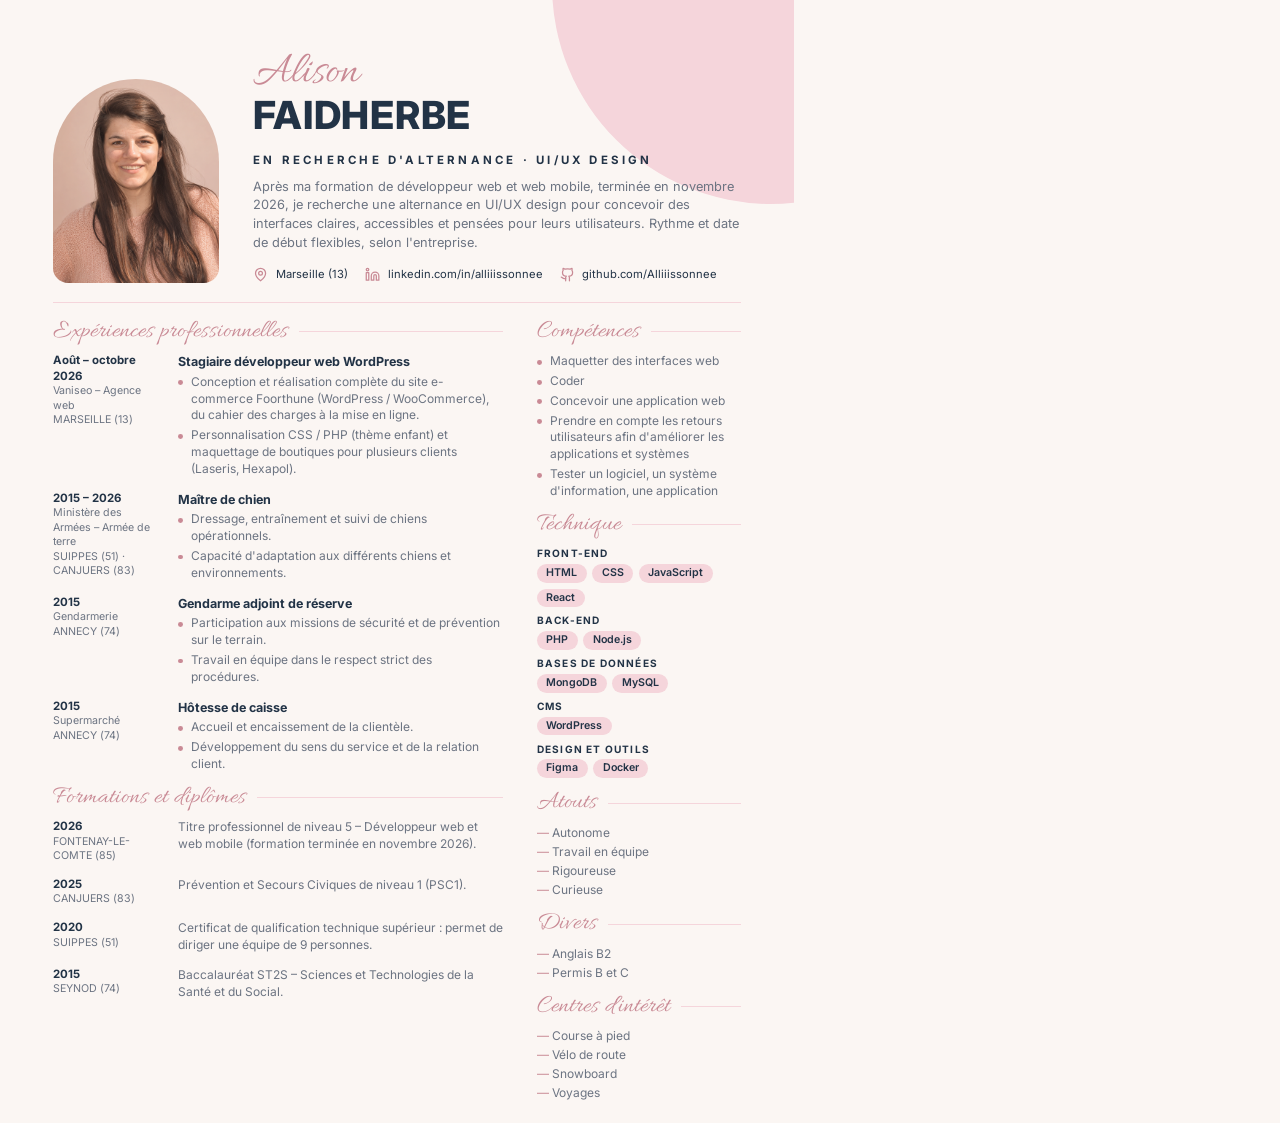
<file: cv/cv.html>
<!DOCTYPE html>
<html lang="fr">
<head>
  <meta charset="UTF-8">
  <title>CV · Alison Faidherbe</title>
  <!-- Fichier généré par cv/generer-cv.js : modifier le modèle, pas ce fichier.
       Le PDF est imprimé depuis cette page : assets/CV_Alison_Faidherbe_web.pdf -->
  <link rel="preconnect" href="https://fonts.googleapis.com">
  <link rel="preconnect" href="https://fonts.gstatic.com" crossorigin>
  <link rel="stylesheet" href="https://fonts.googleapis.com/css2?family=Allura&family=Inter:wght@400;500;600;700;800&display=swap">
  <style>
    :root {
      --creme: #fbf6f3;
      --rose-clair: #f5d5db;
      --rose: #c98a95;
      --marine: #223346;
      --ardoise: #6c7482;
    }
    @page { size: A4; margin: 0; }
    * { box-sizing: border-box; }
    body {
      margin: 0;
      font-family: "Inter", sans-serif;
      font-size: 9pt;
      line-height: 1.4;
      color: var(--ardoise);
      background: var(--creme);
      -webkit-print-color-adjust: exact;
      print-color-adjust: exact;
    }
    h1, h2, h3, p, ul { margin: 0; }
    ul { padding: 0; list-style: none; }
    a { color: inherit; text-decoration: none; }

    .page {
      position: relative;
      width: 210mm;
      height: 297mm;
      padding: 14mm 14mm 0;
      overflow: hidden;
      background: var(--creme);
    }
    /* Grand disque rose en haut à droite */
    .page::before {
      content: "";
      position: absolute;
      top: -62mm;
      left: 146mm;
      width: 116mm;
      height: 116mm;
      border-radius: 50%;
      background: var(--rose-clair);
    }

    /* ---------- En-tête ---------- */
    .entete {
      position: relative;
      display: grid;
      grid-template-columns: 44mm 1fr;
      column-gap: 9mm;
      align-items: end;
      padding-bottom: 5mm;
      border-bottom: 1px solid var(--rose-clair);
    }
    .photo {
      width: 44mm;
      height: 54mm;
      border-radius: 22mm 22mm 4mm 4mm;
      object-fit: cover;
      object-position: center 20%;
    }
    .prenom {
      font-family: "Allura", cursive;
      font-size: 34pt;
      font-weight: 400;
      line-height: 0.9;
      color: var(--rose);
    }
    .nom {
      font-size: 29pt;
      font-weight: 800;
      line-height: 1.1;
      letter-spacing: 0.02em;
      color: var(--marine);
    }
    .metier {
      margin-top: 4mm;
      font-size: 8.6pt;
      font-weight: 700;
      letter-spacing: 0.28em;
      text-transform: uppercase;
      color: var(--marine);
    }
    .accroche {
      margin-top: 2.5mm;
      font-size: 9.6pt;
      line-height: 1.45;
    }
    .coordonnees {
      display: flex;
      flex-wrap: wrap;
      gap: 2mm 4.5mm;
      margin-top: 4mm;
      font-size: 8.4pt;
      white-space: nowrap;
      color: var(--marine);
    }
    .coordonnees li { display: flex; align-items: center; gap: 2mm; }
    .coordonnees svg {
      width: 4mm; height: 4mm; flex-shrink: 0;
      fill: none; stroke: var(--rose); stroke-width: 2; stroke-linecap: round; stroke-linejoin: round;
    }

    /* ---------- Corps ---------- */
    .corps {
      display: grid;
      grid-template-columns: 1fr 54mm;
      column-gap: 9mm;
      padding-top: 4mm;
    }
    .colonne { display: flex; flex-direction: column; gap: 3mm; }

    /* Titres de section manuscrits suivis d'un filet */
    h2 {
      display: flex;
      align-items: center;
      gap: 3mm;
      margin-bottom: 2mm;
      font-family: "Allura", cursive;
      font-size: 19pt;
      font-weight: 400;
      line-height: 1.1;
      color: var(--rose);
    }
    h2::after { content: ""; flex: 1; height: 1px; background: var(--rose-clair); }

    .parcours { display: grid; gap: 3.5mm; }
    .parcours > li { display: grid; grid-template-columns: 29mm 1fr; column-gap: 4mm; }
    .quand { font-size: 8.6pt; line-height: 1.35; }
    .quand strong { display: block; font-weight: 700; color: var(--marine); }
    .quand span { display: block; font-size: 8pt; }
    .poste { margin-bottom: 0.8mm; font-size: 9.4pt; font-weight: 700; color: var(--marine); }

    .puces { display: grid; gap: 0.8mm; }
    .puces li { position: relative; padding-left: 3.5mm; }
    .puces li::before {
      content: ""; position: absolute; top: 0.55em; left: 0;
      width: 1.3mm; height: 1.3mm; border-radius: 50%; background: var(--rose);
    }

    .tirets { display: grid; gap: 0.6mm; }
    .tirets li::before { content: "— "; color: var(--rose); }

    .groupe { margin: 1.6mm 0 1mm; font-size: 7.6pt; font-weight: 700; letter-spacing: 0.12em; text-transform: uppercase; color: var(--marine); }
    .groupe:first-of-type { margin-top: 0; }
    .etiquettes { display: flex; flex-wrap: wrap; gap: 1.5mm; }
    .etiquettes li {
      padding: 0.5mm 2.5mm;
      border-radius: 10mm;
      font-size: 8pt;
      font-weight: 600;
      color: var(--marine);
      background: var(--rose-clair);
    }
  </style>
</head>
<body>
  <main class="page">
    <header class="entete">
      <img class="photo" src="../assets/images/photo.png" alt="Photo d'Alison Faidherbe">
      <div>
        <h1><span class="prenom">Alison</span><br><span class="nom">FAIDHERBE</span></h1>
        <p class="metier">En recherche d'alternance · UI/UX design</p>
        <p class="accroche">Après ma formation de développeur web et web mobile, terminée en novembre 2026, je recherche une alternance en UI/UX design pour concevoir des interfaces claires, accessibles et pensées pour leurs utilisateurs. Rythme et date de début flexibles, selon l'entreprise.</p>
        <ul class="coordonnees">
          <li><svg viewBox="0 0 24 24" aria-hidden="true"><path d="M20 10c0 6-8 12-8 12s-8-6-8-12a8 8 0 0 1 16 0z"/><circle cx="12" cy="10" r="3"/></svg>Marseille (13)</li>
          <li><svg viewBox="0 0 24 24" aria-hidden="true"><path d="M16 8a6 6 0 0 1 6 6v7h-4v-7a2 2 0 0 0-4 0v7h-4v-7a6 6 0 0 1 6-6z"/><rect x="2" y="9" width="4" height="12"/><circle cx="4" cy="4" r="2"/></svg><a href="https://www.linkedin.com/in/alliiissonnee">linkedin.com/in/alliiissonnee</a></li>
          <li><svg viewBox="0 0 24 24" aria-hidden="true"><path d="M15 22v-4a4.8 4.8 0 0 0-1-3.5c3 0 6-2 6-5.5.08-1.25-.27-2.48-1-3.5.28-1.15.28-2.35 0-3.5 0 0-1 0-3 1.5-2.64-.5-5.36-.5-8 0C6 2 5 2 5 2c-.3 1.15-.3 2.35 0 3.5A5.4 5.4 0 0 0 4 9c0 3.5 3 5.5 6 5.5-.39.49-.68 1.05-.85 1.65-.17.6-.22 1.23-.15 1.85v4"/><path d="M9 18c-4.51 2-5-2-7-2"/></svg><a href="https://github.com/Alliiissonnee">github.com/Alliiissonnee</a></li>
        </ul>
      </div>
    </header>

    <div class="corps">
      <div class="colonne">
        <section>
          <h2><span>Expériences professionnelles</span></h2>
          <ul class="parcours">
            <li>
              <p class="quand"><strong>Août – octobre 2026</strong><span>Vaniseo – Agence web</span><span>MARSEILLE (13)</span></p>
              <div><h3 class="poste">Stagiaire développeur web WordPress</h3><ul class="puces"><li>Conception et réalisation complète du site e-commerce Foorthune (WordPress / WooCommerce), du cahier des charges à la mise en ligne.</li><li>Personnalisation CSS / PHP (thème enfant) et maquettage de boutiques pour plusieurs clients (Laseris, Hexapol).</li></ul></div>
            </li>
            <li>
              <p class="quand"><strong>2015 – 2026</strong><span>Ministère des Armées – Armée de terre</span><span>SUIPPES (51) · CANJUERS (83)</span></p>
              <div><h3 class="poste">Maître de chien</h3><ul class="puces"><li>Dressage, entraînement et suivi de chiens opérationnels.</li><li>Capacité d'adaptation aux différents chiens et environnements.</li></ul></div>
            </li>
            <li>
              <p class="quand"><strong>2015</strong><span>Gendarmerie</span><span>ANNECY (74)</span></p>
              <div><h3 class="poste">Gendarme adjoint de réserve</h3><ul class="puces"><li>Participation aux missions de sécurité et de prévention sur le terrain.</li><li>Travail en équipe dans le respect strict des procédures.</li></ul></div>
            </li>
            <li>
              <p class="quand"><strong>2015</strong><span>Supermarché</span><span>ANNECY (74)</span></p>
              <div><h3 class="poste">Hôtesse de caisse</h3><ul class="puces"><li>Accueil et encaissement de la clientèle.</li><li>Développement du sens du service et de la relation client.</li></ul></div>
            </li>
          </ul>
        </section>
        <section>
          <h2><span>Formations et diplômes</span></h2>
          <ul class="parcours">
            <li>
              <p class="quand"><strong>2026</strong><span>FONTENAY-LE-COMTE (85)</span></p>
              <p>Titre professionnel de niveau 5 – Développeur web et web mobile (formation terminée en novembre 2026).</p>
            </li>
            <li>
              <p class="quand"><strong>2025</strong><span>CANJUERS (83)</span></p>
              <p>Prévention et Secours Civiques de niveau 1 (PSC1).</p>
            </li>
            <li>
              <p class="quand"><strong>2020</strong><span>SUIPPES (51)</span></p>
              <p>Certificat de qualification technique supérieur : permet de diriger une équipe de 9 personnes.</p>
            </li>
            <li>
              <p class="quand"><strong>2015</strong><span>SEYNOD (74)</span></p>
              <p>Baccalauréat ST2S – Sciences et Technologies de la Santé et du Social.</p>
            </li>
          </ul>
        </section>
      </div>

      <aside class="colonne">
        <section><h2><span>Compétences</span></h2><ul class="puces"><li>Maquetter des interfaces web</li><li>Coder</li><li>Concevoir une application web</li><li>Prendre en compte les retours utilisateurs afin d'améliorer les applications et systèmes</li><li>Tester un logiciel, un système d'information, une application</li></ul></section>
        <section>
          <h2><span>Technique</span></h2>
          <h3 class="groupe">Front-end</h3><ul class="etiquettes"><li>HTML</li><li>CSS</li><li>JavaScript</li><li>React</li></ul>
          <h3 class="groupe">Back-end</h3><ul class="etiquettes"><li>PHP</li><li>Node.js</li></ul>
          <h3 class="groupe">Bases de données</h3><ul class="etiquettes"><li>MongoDB</li><li>MySQL</li></ul>
          <h3 class="groupe">CMS</h3><ul class="etiquettes"><li>WordPress</li></ul>
          <h3 class="groupe">Design et outils</h3><ul class="etiquettes"><li>Figma</li><li>Docker</li></ul>
        </section>
        <section><h2><span>Atouts</span></h2><ul class="tirets"><li>Autonome</li><li>Travail en équipe</li><li>Rigoureuse</li><li>Curieuse</li></ul></section>
        <section><h2><span>Divers</span></h2><ul class="tirets"><li>Anglais B2</li><li>Permis B et C</li></ul></section>
        <section><h2><span>Centres d'intérêt</span></h2><ul class="tirets"><li>Course à pied</li><li>Vélo de route</li><li>Snowboard</li><li>Voyages</li></ul></section>
      </aside>
    </div>
  </main>
</body>
</html>
</file>
<file: css/style.css>
/* ==========================================================
   Variables
   ========================================================== */
:root {
  --creme: #fbf6f3;
  --blanc: #ffffff;
  --rose-clair: #f5d5db;
  --rose-survol: #efc5cd;
  --vieux-rose: #c98a95;
  --fleur: #f0a3b2;
  --marine: #223346;
  --ardoise: #6c7482;

  --police: "Inter", system-ui, sans-serif;
  --police-deco: "Allura", cursive;

  --rayon: 14px;
  --espace: 1rem;

  color-scheme: light;
}

/* Mode sombre : mêmes variables, couleurs inversées.
   Automatique selon l'appareil, sauf si le visiteur a choisi avec le bouton. */
@media (prefers-color-scheme: dark) {
  :root:not([data-theme="light"]) {
    --creme: #1c1719;
    --blanc: #2a2326;
    --rose-clair: #3b2b31;
    --rose-survol: #4a3640;
    --vieux-rose: #6b4550;
    --fleur: #f0a3b2;
    --marine: #f4e9ec;
    --ardoise: #b9adb2;

    color-scheme: dark;
  }
}

:root[data-theme="dark"] {
  --creme: #1c1719;
  --blanc: #2a2326;
  --rose-clair: #3b2b31;
  --rose-survol: #4a3640;
  --vieux-rose: #6b4550;
  --fleur: #f0a3b2;
  --marine: #f4e9ec;
  --ardoise: #b9adb2;

  color-scheme: dark;
}

/* ==========================================================
   Base
   ========================================================== */
*,
*::before,
*::after {
  box-sizing: border-box;
}

body {
  max-width: 1100px;
  min-height: 100vh;
  margin: 0 auto;
  padding: var(--espace);
  display: flex;
  flex-direction: column;
  gap: var(--espace);
  font-family: var(--police);
  line-height: 1.5;
  color: var(--marine);
  background: var(--creme);
}

main {
  flex: 1;
}

h1, h2, h3, p, ul, ol, figure {
  margin: 0;
}

ul, ol {
  padding: 0;
  list-style: none;
}

img {
  display: block;
  max-width: 100%;
}

a {
  color: inherit;
  text-decoration: none;
}

:focus-visible {
  outline: 2px solid var(--marine);
  outline-offset: 3px;
}

/* Champ piège anti-spam du formulaire de contact */
.piege {
  display: none;
}

/* Texte lu par les lecteurs d'écran mais invisible */
.sr-only {
  position: absolute;
  width: 1px;
  height: 1px;
  overflow: hidden;
  clip: rect(0 0 0 0);
  white-space: nowrap;
}

/* ==========================================================
   Composants communs
   ========================================================== */
.carte {
  padding: 1.5rem;
  border-radius: var(--rayon);
  background: var(--blanc);
}

.carte--rose {
  background: var(--rose-clair);
}

.carte--vieux-rose {
  background: var(--vieux-rose);
}

.carte h2 {
  margin-bottom: 1rem;
  font-size: 1.05rem;
  font-weight: 700;
}

.icone {
  width: 24px;
  height: 24px;
  flex-shrink: 0;
  fill: none;
  stroke: currentColor;
  stroke-width: 1.8;
  stroke-linecap: round;
  stroke-linejoin: round;
  transition: transform 0.2s;
}

.fleur {
  width: 44px;
  height: 44px;
  color: var(--fleur);
  stroke-width: 1.2;
}

.lien-fleche {
  display: block;
  width: fit-content;
  margin: 0.5rem 0 0 auto;
  color: var(--ardoise);
}

.lien-fleche .icone {
  width: 32px;
  height: 32px;
  stroke-width: 1.4;
}

.lien-fleche:hover .icone {
  transform: translateX(4px);
}

/* ==========================================================
   Entête
   ========================================================== */
.entete {
  position: relative;
  display: flex;
  align-items: center;
  justify-content: space-between;
  gap: var(--espace);
  padding-block: 1.25rem;
}

/* "Alison" en police manuscrite, "FAIDHERBE" en Inter */
.logo {
  display: flex;
  align-items: center;
  gap: 1rem;
  font-family: var(--police-deco);
  font-size: 1.9rem;
  line-height: 1;
}

/* Remonté un peu : Allura laisse de la place sous les lettres, le nom paraît plus haut que sa boîte */
.logo__renard {
  width: 36px;
  height: 36px;
  transform: translateY(-4px);
}

.logo span {
  white-space: nowrap;
}

/* Le renard est bleu marine : on l'éclaircit en mode sombre */
@media (prefers-color-scheme: dark) {
  :root:not([data-theme="light"]) .logo__renard {
    filter: invert(1) brightness(1.1);
  }
}

:root[data-theme="dark"] .logo__renard {
  filter: invert(1) brightness(1.1);
}

/* Bouton mode sombre : icône seule sur ordinateur, avec texte dans le menu mobile */
.theme {
  display: flex;
  align-items: center;
  gap: 0.5rem;
  padding: 0;
  border: 0;
  font: inherit;
  color: inherit;
  background: none;
  cursor: pointer;
}

.theme .icone {
  width: 20px;
  height: 20px;
}

/* On affiche l'icône et le texte du mode vers lequel on peut passer */
.theme__soleil,
.theme [data-i18n="theme.clair"],
.theme[data-sombre="true"] .theme__lune,
.theme[data-sombre="true"] [data-i18n="theme.sombre"] {
  display: none;
}

.theme[data-sombre="true"] .theme__soleil,
.theme[data-sombre="true"] [data-i18n="theme.clair"] {
  display: block;
}

.theme__texte {
  position: absolute;
  width: 1px;
  height: 1px;
  overflow: hidden;
  clip: rect(0 0 0 0);
  white-space: nowrap;
}

/* Allura est petite : "Alison" est agrandi, "FAIDHERBE" garde sa taille */
.logo strong {
  font-family: var(--police);
  font-size: 0.66em;
}

.menu {
  margin-left: auto;
}

.menu ul {
  display: flex;
  align-items: center;
  gap: 2rem;
}

/* Sélecteur de langue : affiché après le menu sur ordinateur */
.langues {
  order: 1;
  display: flex;
  gap: 0.15rem;
  padding: 0.2rem;
  border-radius: 999px;
  background: var(--creme);
}

.langues button {
  padding: 0.3rem 0.55rem;
  border: 0;
  border-radius: 999px;
  font: inherit;
  font-size: 0.75rem;
  font-weight: 600;
  color: var(--ardoise);
  background: none;
  cursor: pointer;
  transition: background 0.2s, color 0.2s;
}

.langues button:hover {
  color: var(--marine);
}

.langues button[aria-pressed="true"] {
  color: var(--blanc);
  background: var(--marine);
}

.menu a:hover,
.menu a[aria-current="page"] {
  text-decoration: underline 2px var(--vieux-rose);
  text-underline-offset: 6px;
}

.burger {
  display: none;
  padding: 0.25rem;
  border: 0;
  background: none;
  color: inherit;
  cursor: pointer;
}

/* ==========================================================
   Pied de page
   ========================================================== */
.pied {
  display: flex;
  flex-wrap: wrap;
  align-items: center;
  justify-content: space-between;
  gap: var(--espace);
}

.pied p {
  font-size: 0.875rem;
  color: var(--ardoise);
}

.pied.carte--vieux-rose p {
  color: var(--marine);
}

.reseaux {
  display: flex;
  gap: 1.5rem;
}

.reseaux a {
  display: block;
  color: var(--ardoise);
  transition: color 0.2s;
}

.pied.carte--vieux-rose .reseaux a {
  color: var(--marine);
}

.reseaux a:hover {
  color: var(--marine);
}

.reseaux a:hover .icone {
  transform: translateY(-3px);
}

/* ==========================================================
   Compétences (étiquettes)
   ========================================================== */
.groupes {
  display: grid;
  gap: 1.25rem;
}

.groupes h3 {
  margin-bottom: 0.5rem;
  font-size: 0.7rem;
  font-weight: 700;
  letter-spacing: 0.06em;
  text-transform: uppercase;
}

.etiquettes {
  display: flex;
  flex-wrap: wrap;
  gap: 0.4rem;
}

.etiquettes li {
  padding: 0.3rem 0.75rem;
  border-radius: 999px;
  font-size: 0.8rem;
  font-weight: 600;
  color: var(--marine);
  background: var(--creme);
}

/* Page à propos : carte blanche, 3 colonnes */
.competences--detail .groupes {
  grid-template-columns: repeat(5, 1fr);
}

.competences--detail h3 {
  color: var(--ardoise);
}

.competences--detail .etiquettes li {
  background: var(--rose-clair);
}

/* ==========================================================
   Aperçu des projets (accueil + à propos)
   ========================================================== */
.liste-projets {
  display: grid;
  grid-template-columns: 1fr 1fr;
  gap: 0.75rem 2rem;
}

.liste-projets a {
  display: flex;
  align-items: center;
  gap: 1.5rem;
  padding: 0.25rem;
  border-radius: 10px;
  transition: background 0.2s;
}

.liste-projets a:hover {
  background: var(--creme);
}

.liste-projets img {
  width: 44px;
  height: 44px;
  border-radius: 10px;
  object-fit: cover;
}

.projets-apercu--compact .liste-projets {
  grid-template-columns: 1fr;
}

/* Seulement les noms de projets : la flèche garde juste sa petite animation */
.projets-apercu--compact .liste-projets a:hover {
  background: var(--rose-clair);
}

.projets-apercu--compact .lien-fleche {
  color: var(--marine);
}

/* ==========================================================
   Photo
   ========================================================== */
.photo {
  padding: 0;
  overflow: hidden;
  background: var(--rose-clair);
}

.photo img {
  width: 100%;
  height: 100%;
  object-fit: cover;
}

/* ==========================================================
   Page d'accueil
   ========================================================== */
.grille-accueil {
  display: grid;
  grid-template-columns: 1.9fr 1fr 1fr 1.7fr;
  gap: var(--espace);
}

.presentation {
  position: relative;
  min-height: 220px;
  display: flex;
  align-items: flex-end;
}

.presentation .fleur {
  position: absolute;
  top: 1rem;
  right: 1rem;
}

.presentation h1 {
  font-size: clamp(1.75rem, 3vw, 2.25rem);
  font-weight: 400;
  line-height: 1.15;
}

/* Petite ligne au-dessus du titre : « Je recherche une » */
.presentation__intro {
  display: block;
  margin-bottom: 0.35rem;
  font-size: 1rem;
  font-weight: 500;
  letter-spacing: 0.02em;
}

.appel-contact {
  position: relative;
  grid-column: span 2;
  display: flex;
  flex-direction: column;
  justify-content: space-between;
  gap: 2rem;
  transition: background 0.2s;
}

.appel-contact .icone {
  position: absolute;
  top: 1.25rem;
  right: 1.25rem;
  width: 32px;
  height: 32px;
  color: var(--ardoise);
  stroke-width: 1.4;
}

.appel-contact:hover .icone {
  transform: translate(3px, -3px);
}

.accroche {
  font-size: 0.9rem;
  color: var(--ardoise);
}

.appel-contact__titre {
  font-size: clamp(2rem, 4.5vw, 3.25rem);
  font-weight: 800;
  line-height: 1.1;
}

.grille-accueil .projets-apercu {
  grid-column: span 3;
}

/* La flèche reste en bas de la carte */
.projets-apercu {
  display: flex;
  flex-direction: column;
}

.projets-apercu .lien-fleche {
  margin-top: auto;
}

/* ==========================================================
   Page projets
   ========================================================== */
.page-projets {
  display: grid;
  gap: var(--espace);
}

.projet {
  display: grid;
  grid-template-columns: 1fr 3fr;
  gap: var(--espace);
}

.projet--inverse {
  grid-template-columns: 1fr 1fr;
}

.projet__infos {
  display: flex;
  flex-direction: column;
  gap: 0.35rem;
}

.projet__type {
  font-size: 1.375rem;
  font-weight: 700;
  line-height: 1.2;
}

.projet .projet__infos h2 {
  margin: 0;
  font-size: 1.1rem;
  font-weight: 400;
  color: var(--ardoise);
}

.projet--inverse .projet__infos h2 {
  color: var(--marine);
}

/* Technologies du projet (ex. WordPress · WooCommerce) */
.projet__techno {
  font-size: 0.85rem;
  font-weight: 600;
  color: var(--ardoise);
}

/* Courte description du projet */
.projet__description {
  margin-top: 0.5rem;
  font-size: 0.9rem;
  line-height: 1.5;
  color: var(--ardoise);
}

.projet--inverse .projet__description {
  max-width: 40ch;
  color: var(--marine);
}

/* Étiquette "Projet en cours" */
.projet__statut {
  width: fit-content;
  margin-top: 0.5rem;
  padding: 0.2rem 0.75rem;
  border-radius: 999px;
  font-size: 0.8rem;
  font-weight: 600;
  color: var(--marine);
  background: var(--rose-clair);
}

.projet__logo {
  width: 75%;
  max-width: 110px;
  margin: 1rem auto 0;
  border-radius: 10px;
}

.projet__lien {
  margin-top: auto;
  padding-top: 1rem;
  font-weight: 600;
  text-decoration: underline;
  text-underline-offset: 4px;
}

/* Mot à ne pas couper en fin de ligne (ex : « e-commerce ») */
.insecable {
  white-space: nowrap;
}

/* Plusieurs liens côte à côte (site en ligne + code) */
.projet__liens {
  display: flex;
  flex-wrap: wrap;
  gap: 0.5rem 1.5rem;
  margin-top: auto;
  padding-top: 1rem;
}

.projet__liens .projet__lien {
  margin-top: 0;
  padding-top: 0;
}

.projet--inverse .projet__infos {
  min-height: 240px;
}

.projet--inverse .projet__lien {
  align-self: flex-end;
  max-width: 16ch;
  font-weight: 500;
  text-decoration: none;
}

.projet--inverse .projet__lien:hover {
  text-decoration: underline;
}

/* Galerie qui défile horizontalement */
.projet__galerie {
  display: flex;
  align-items: center;
  gap: var(--espace);
  overflow-x: auto;
  scroll-snap-type: x mandatory;
  scroll-padding: 1.5rem;
}

/* Une capture à la fois, sur toute la largeur : les flèches font défiler */
.projet__galerie li {
  flex: 0 0 100%;
  scroll-snap-align: start;
}

/* Les captures gardent leurs proportions : jamais coupées sur les côtés */
.projet__galerie img,
.projet__apercu img {
  width: 100%;
  height: auto;
  border-radius: 10px;
  background: var(--creme);
}

/* Carrousel : la galerie + ses flèches (pas d'effet au survol) */
.carrousel {
  position: relative;
  min-width: 0;
}

.carrousel .projet__galerie {
  height: 100%;
  gap: 1.5rem; /* = marge de la carte : la capture suivante reste cachée */
  scroll-behavior: smooth;
}

.carrousel__fleche {
  position: absolute;
  top: 50%;
  display: grid;
  place-items: center;
  width: 40px;
  height: 40px;
  padding: 0;
  border: none;
  border-radius: 50%;
  color: var(--marine);
  background: var(--creme);
  box-shadow: 0 2px 6px rgb(34 51 70 / 0.15);
  cursor: pointer;
  transform: translateY(-50%);
  transition: opacity 0.2s;
}

.carrousel__fleche--precedent {
  left: 0.5rem;
}

.carrousel__fleche--suivant {
  right: 0.5rem;
}

.carrousel__fleche:disabled {
  opacity: 0;
  pointer-events: none;
}

/* Une seule capture : elle prend toute la largeur, sans être recadrée */
.projet__galerie li:only-child {
  flex-basis: 100%;
}

.projet__galerie li:only-child img {
  height: auto;
  aspect-ratio: auto;
  object-fit: contain;
}

.projet__apercu {
  display: flex;
  align-items: center;
  padding: 0.75rem;
}

.projet__apercu img {
  height: auto;
  aspect-ratio: auto;
}

/* Capture verticale (jeu mobile) : centrée et limitée en hauteur */
.projet__apercu--portrait {
  justify-content: center;
  background: var(--rose-clair);
}

/* Le ratio recadre les bandes blanches autour du jeu */
.projet__apercu--portrait img {
  width: auto;
  height: 380px;
  aspect-ratio: 43 / 80;
  object-fit: cover;
}

/* ==========================================================
   Page contact
   ========================================================== */
.page-contact {
  display: grid;
  grid-template-columns: 1fr 1fr;
  gap: var(--espace);
}

.formulaire-contact h1 {
  margin-bottom: 1.5rem;
  font-size: 1.75rem;
  font-weight: 800;
}

.formulaire-contact form {
  display: grid;
  gap: 1rem;
}

.formulaire-contact form p {
  display: grid;
  gap: 0.35rem;
}

.formulaire-contact label {
  font-size: 0.8rem;
}

.formulaire-contact input,
.formulaire-contact textarea {
  padding: 0.6rem 0.75rem;
  border: 1px solid transparent;
  border-radius: 6px;
  font: inherit;
  color: var(--marine);
  background: var(--blanc);
}

.formulaire-contact input:focus,
.formulaire-contact textarea:focus {
  border-color: var(--marine);
  outline: none;
}

.formulaire-contact textarea {
  min-height: 110px;
  resize: vertical;
}

.bouton {
  padding: 0.75rem;
  border: 0;
  border-radius: 6px;
  font: inherit;
  font-weight: 600;
  color: var(--blanc);
  background: var(--marine);
  cursor: pointer;
  transition: background 0.2s;
}

.bouton:hover {
  background: var(--ardoise);
}

.illustration {
  display: flex;
  align-items: center;
  justify-content: center;
}

.illustration img {
  max-height: 420px;
  object-fit: contain;
}

/* ==========================================================
   Page à propos
   ========================================================== */
.grille-apropos {
  display: grid;
  grid-template-columns: 1.3fr 1fr 1.4fr;
  gap: var(--espace);
}

.grille-apropos .photo {
  min-height: 260px;
}

.histoire {
  position: relative;
  grid-column: span 2;
  display: flex;
  flex-direction: column;
  align-items: flex-start;
  gap: 0.75rem;
  color: var(--ardoise);
}

.histoire h2 {
  margin-bottom: 0.25rem;
  font-size: 1.5rem;
  color: var(--marine);
}

.histoire .fleur {
  position: absolute;
  top: 1rem;
  right: 1rem;
}

.histoire .bouton {
  margin-top: 0.5rem;
  padding-inline: 1.5rem;
}

/* Carte profil : atouts, langues & permis, centres d'intérêt */
.profil {
  display: grid;
  align-content: start;
  gap: 1.25rem;
}

.profil h2 {
  margin-bottom: 0.6rem;
}

.liste-points {
  display: grid;
  gap: 0.4rem;
  font-weight: 500;
}

.liste-points li {
  display: flex;
  align-items: center;
  gap: 0.75rem;
}

.liste-points li::before {
  content: "";
  width: 6px;
  height: 6px;
  border-radius: 50%;
  background: var(--creme);
}

.mission {
  margin-top: 0.25rem;
  font-style: italic;
  color: var(--marine);
}

.competences--detail {
  grid-column: span 2;
}

.parcours {
  display: grid;
  gap: 1rem;
  font-size: 0.85rem;
  color: var(--ardoise);
}

.parcours h3 {
  font-size: 0.85rem;
  font-weight: 700;
  text-transform: uppercase;
  color: var(--marine);
}

.parcours strong {
  color: var(--marine);
}

/* ==========================================================
   Mobile
   ========================================================== */
@media (max-width: 760px) {
  .burger {
    display: block;
  }

  .entete {
    gap: 0.5rem;
  }

  .logo {
    gap: 0.75rem;
    font-size: 1.4rem;
  }

  .logo__renard {
    width: 26px;
    height: 26px;
  }

  .langues {
    order: 0;
    margin-left: auto;
  }

  .langues button {
    padding: 0.25rem 0.45rem;
  }

  .menu {
    display: none;
    position: absolute;
    top: calc(100% + 0.5rem);
    left: 0;
    right: 0;
    z-index: 10;
    padding: 1.25rem 1.5rem;
    border-radius: var(--rayon);
    background: var(--rose-clair);
    box-shadow: 0 8px 24px rgb(34 51 70 / 0.12);
  }

  .entete.menu-ouvert .menu {
    display: block;
  }

  /* Pied de page : réseaux sociaux au-dessus du copyright */
  .pied {
    flex-direction: column;
    align-items: flex-start;
  }

  .reseaux {
    order: -1;
  }

  .menu ul {
    flex-direction: column;
    align-items: flex-start;
    gap: 0.75rem;
  }

  .theme__texte {
    position: static;
    width: auto;
    height: auto;
    overflow: visible;
    clip: auto;
  }

  .grille-accueil {
    grid-template-columns: 1fr 1fr;
  }

  .presentation,
  .grille-accueil .projets-apercu,
  .grille-accueil .competences {
    grid-column: 1 / -1;
  }

  .presentation {
    min-height: 180px;
  }

  .appel-contact {
    grid-column: auto;
    padding: 1rem;
  }

  .appel-contact__titre {
    font-size: 1.1rem;
  }

  .appel-contact .icone {
    top: 0.75rem;
    right: 0.75rem;
    width: 22px;
    height: 22px;
  }

  .accroche {
    max-width: 12ch;
    font-size: 0.7rem;
  }

  .photo {
    min-height: 180px;
  }

  .liste-projets {
    grid-template-columns: 1fr;
  }

  .projet,
  .projet--inverse,
  .page-contact,
  .grille-apropos {
    grid-template-columns: 1fr;
  }

  .competences--detail,
  .histoire {
    grid-column: auto;
  }

  .competences--detail .groupes {
    grid-template-columns: 1fr;
  }
}

@media (prefers-reduced-motion: reduce) {
  * {
    transition: none !important;
    scroll-behavior: auto !important;
  }
}

/* Petits téléphones : le renard reste dans l'onglet, le nom garde sa place */
@media (max-width: 420px) {
  .logo__renard {
    display: none;
  }

  .logo {
    font-size: 1.3rem;
  }
}
</file>
